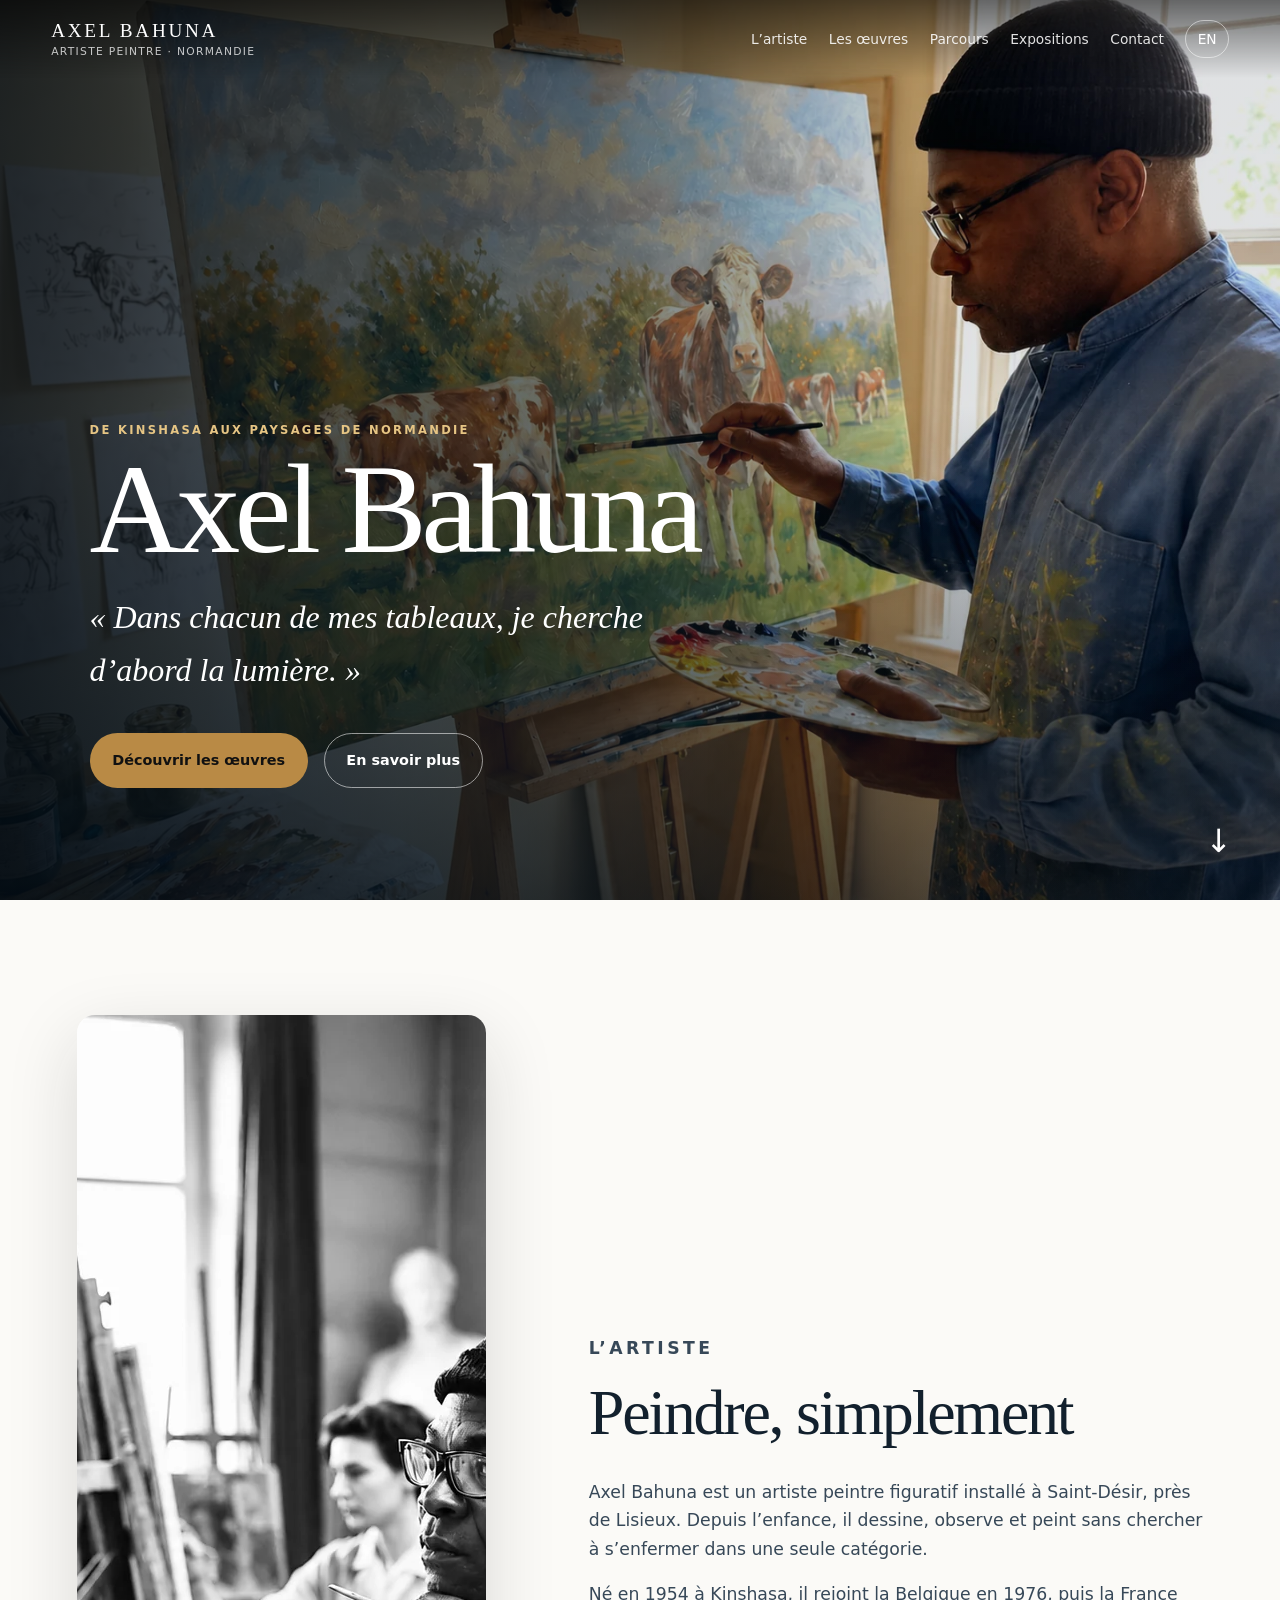
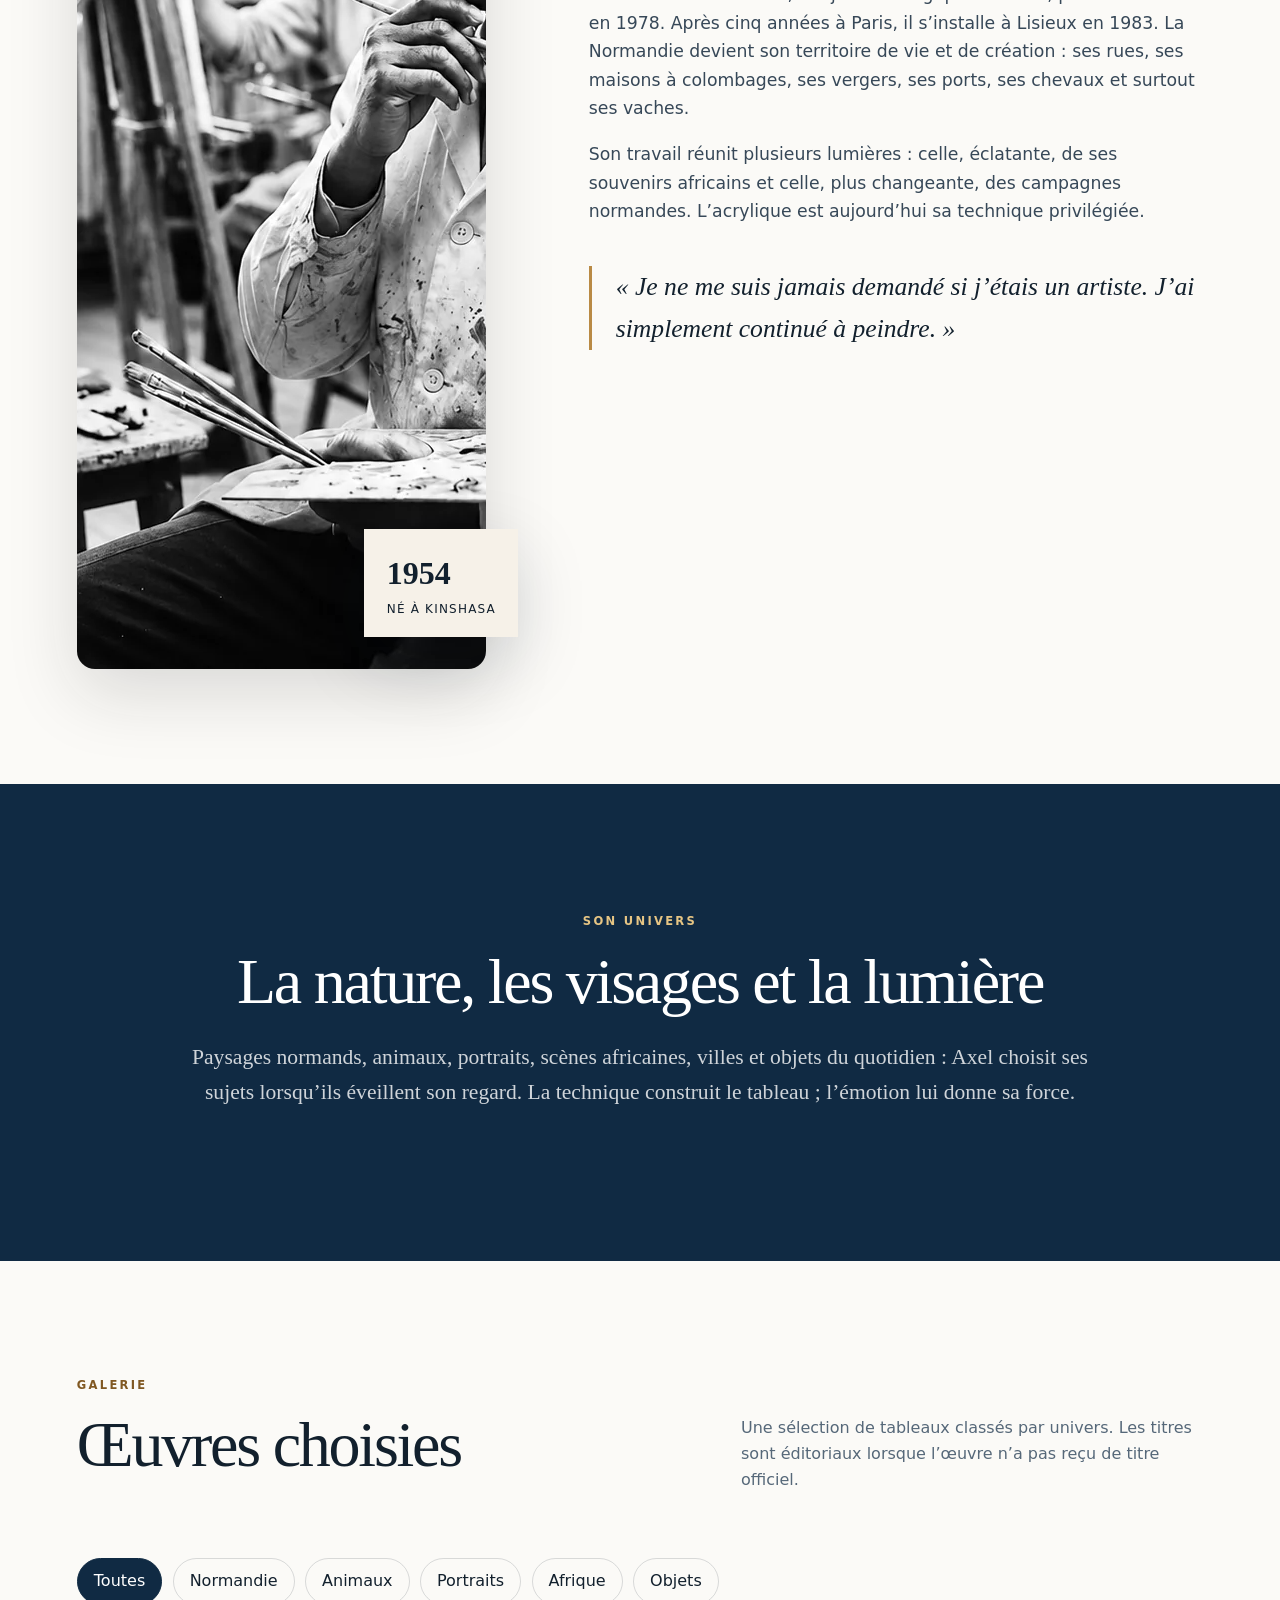
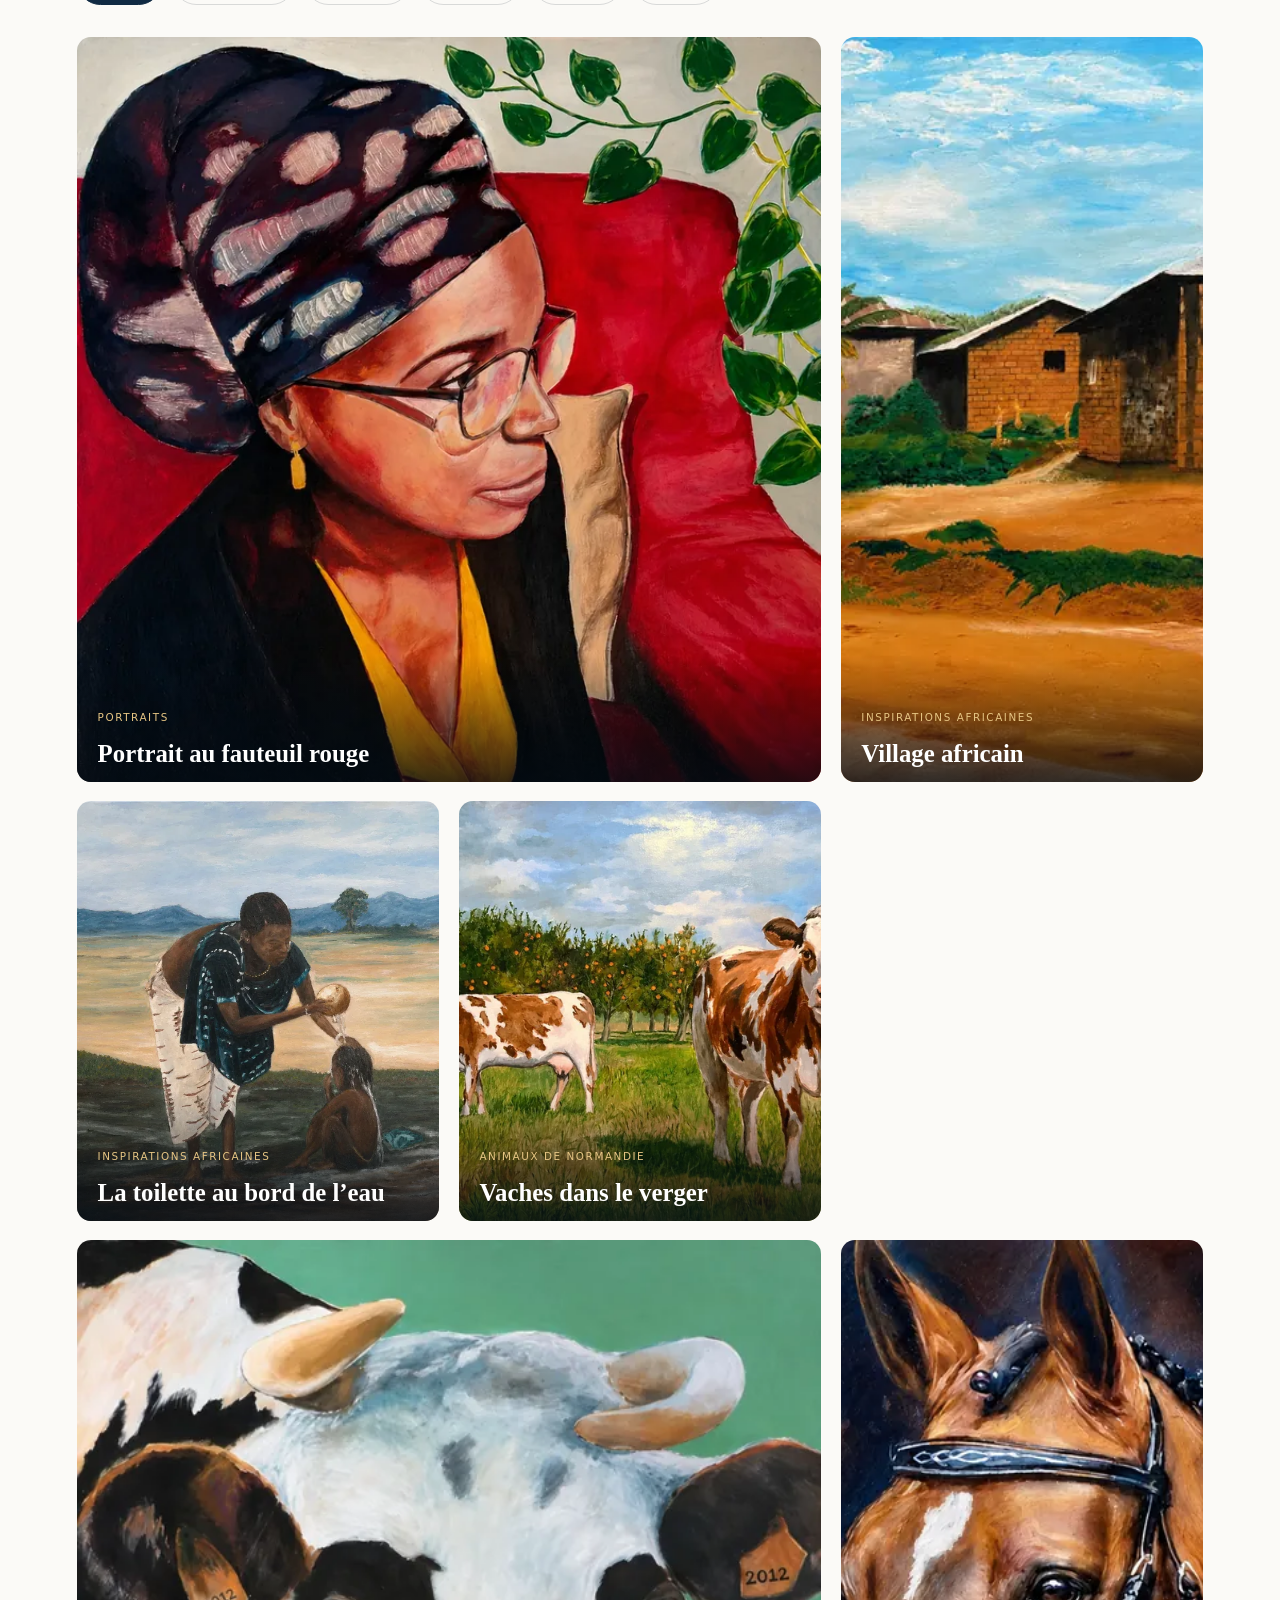
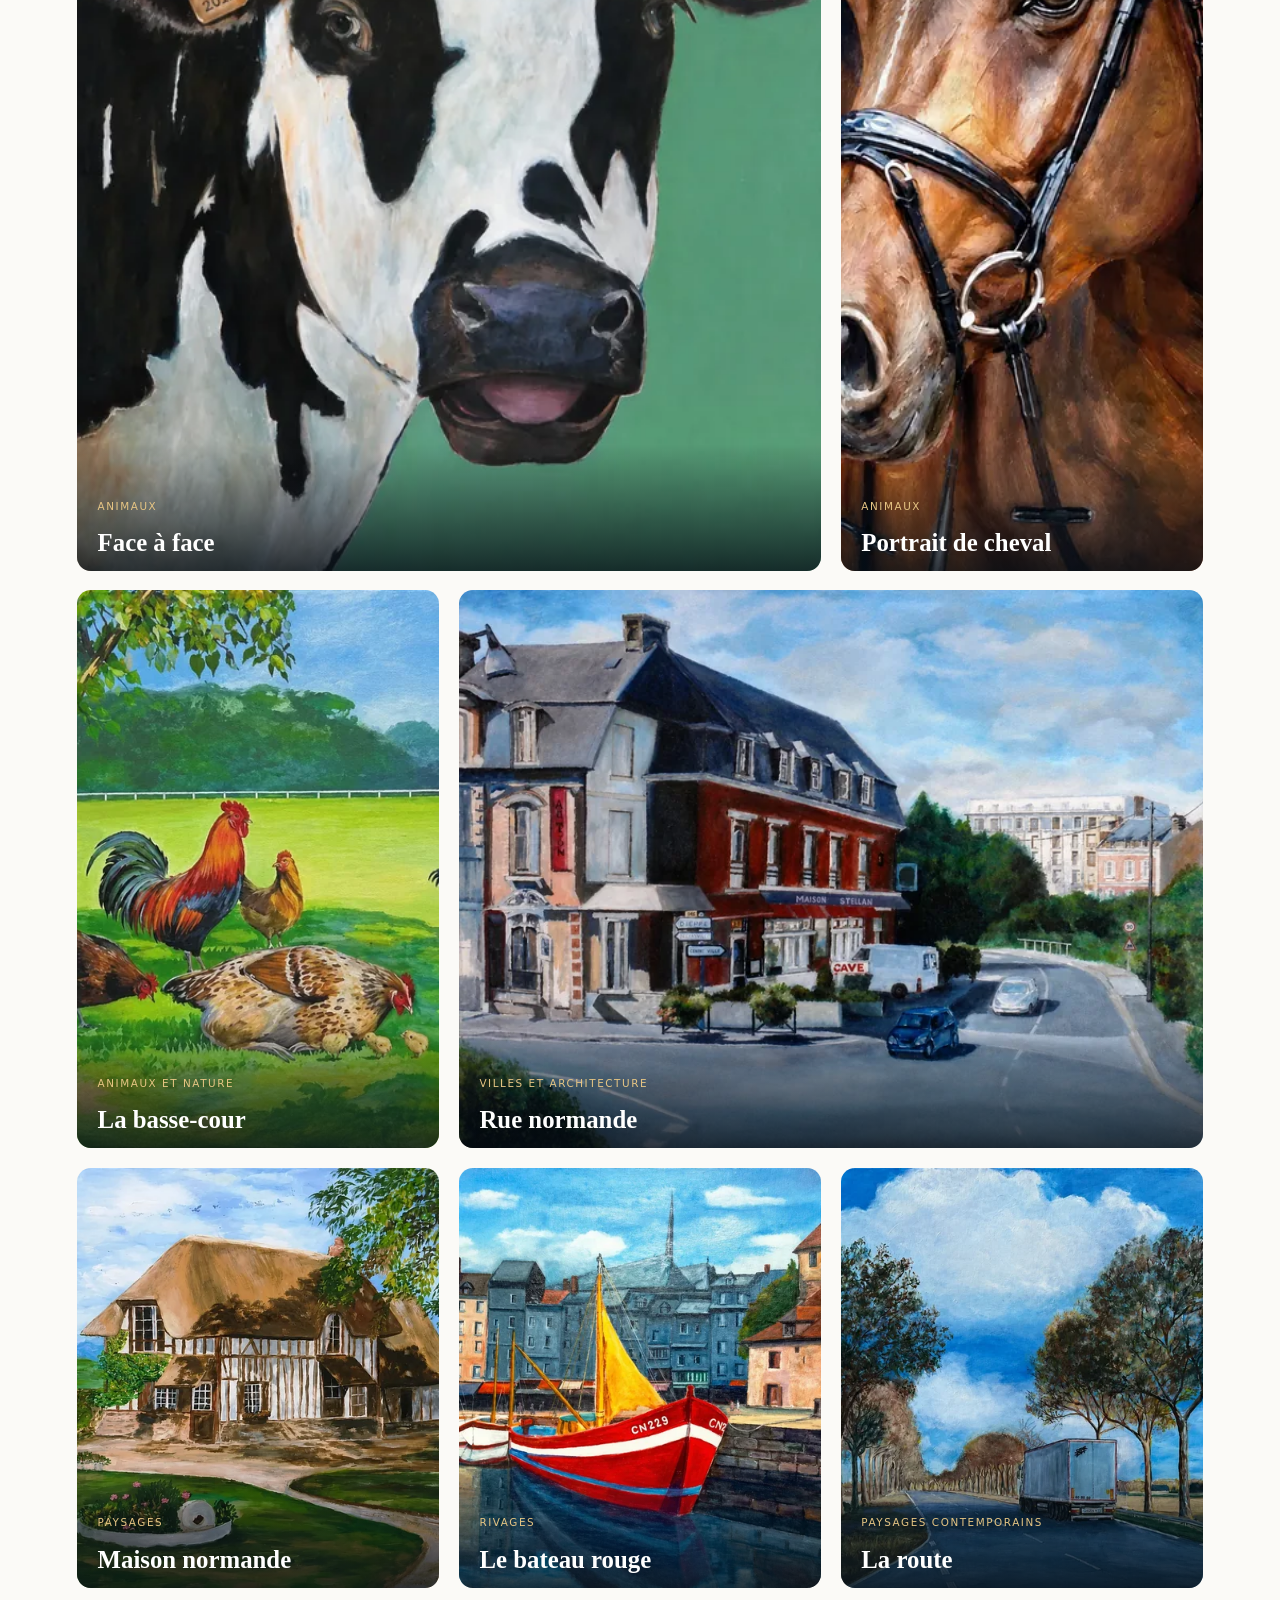
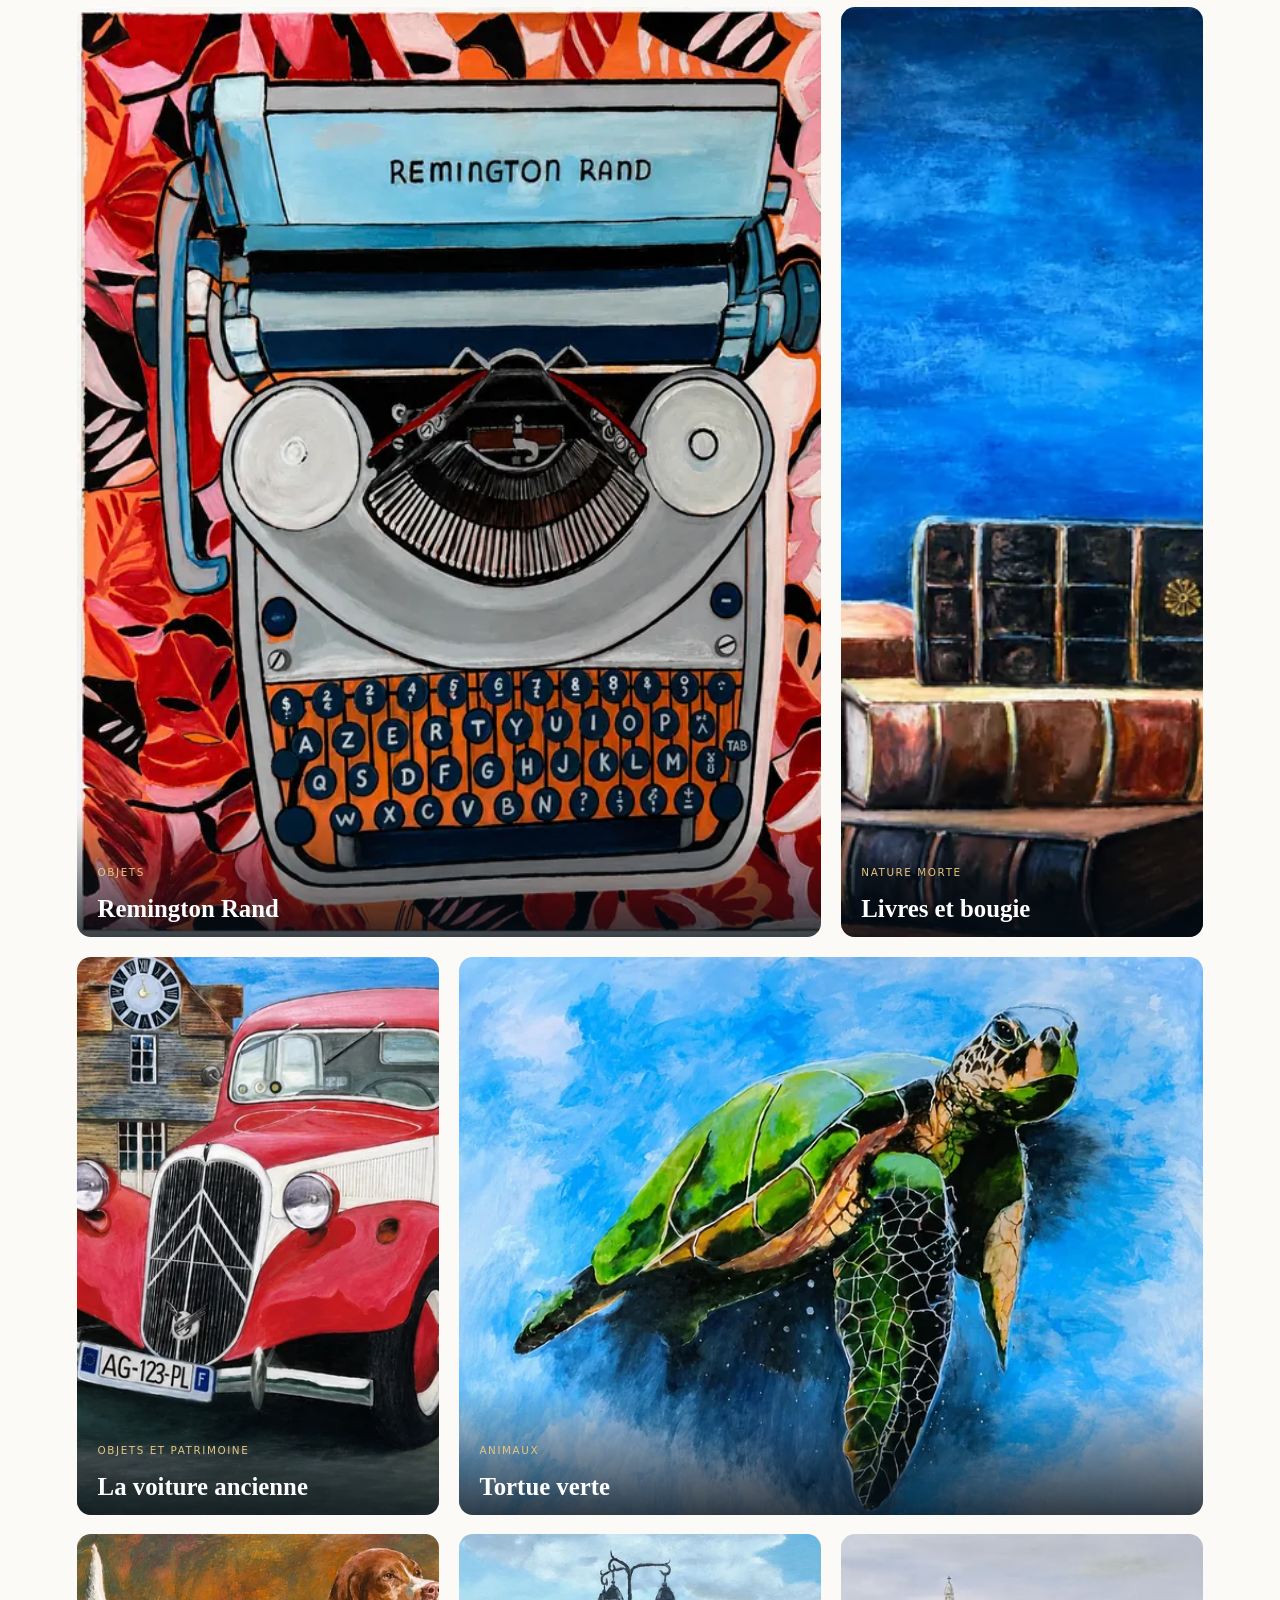
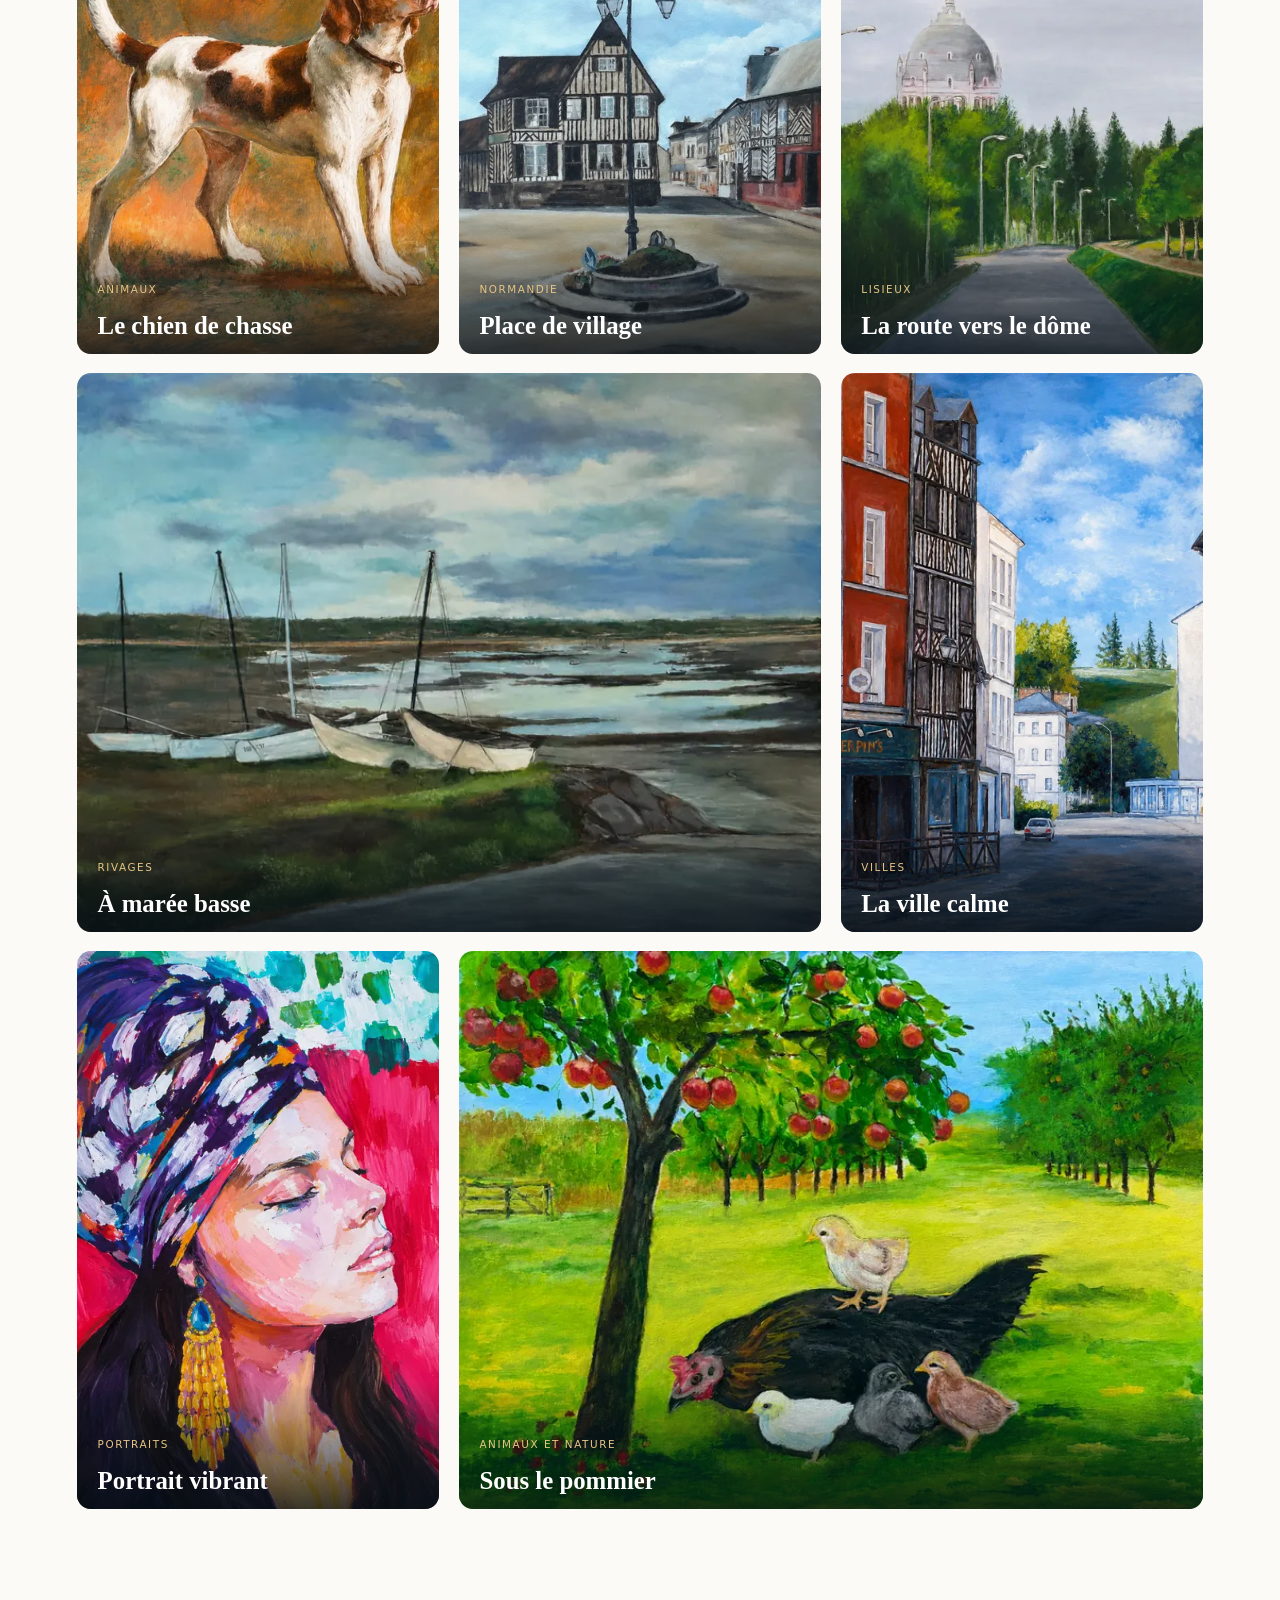
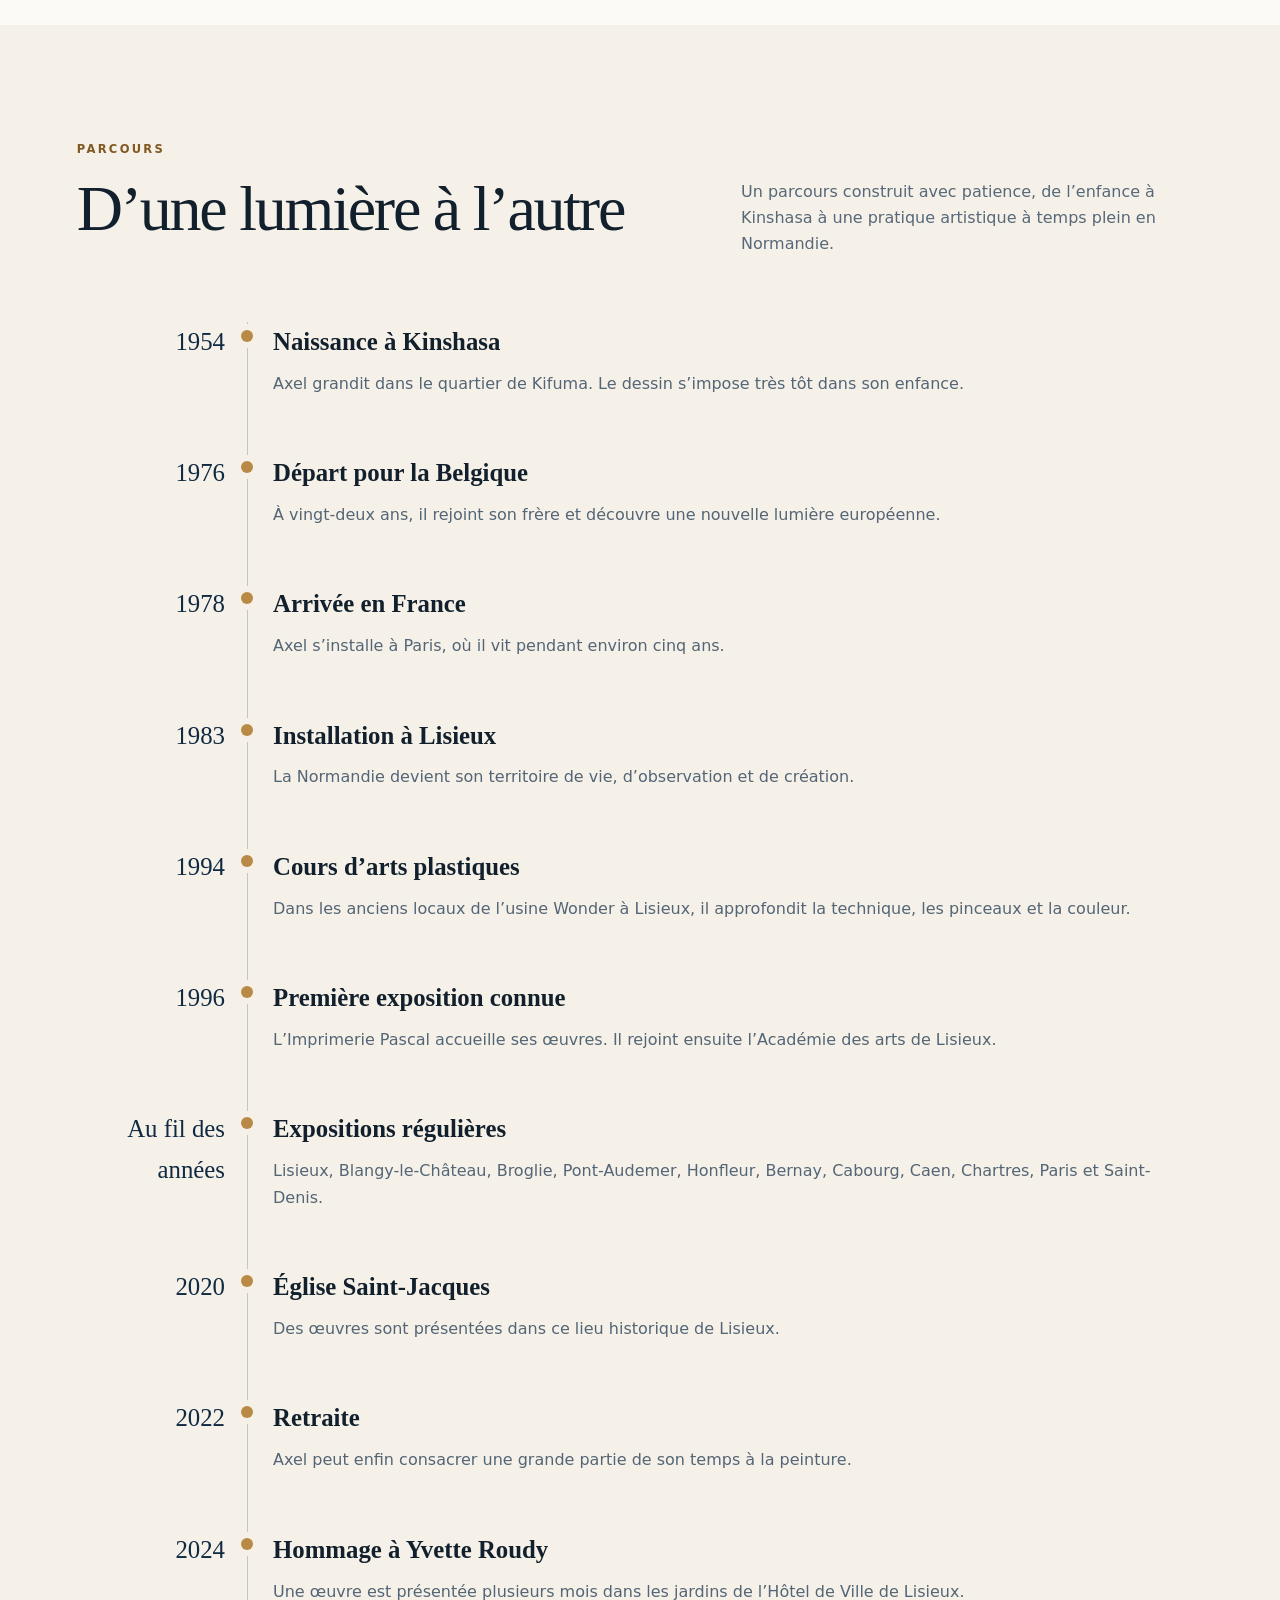
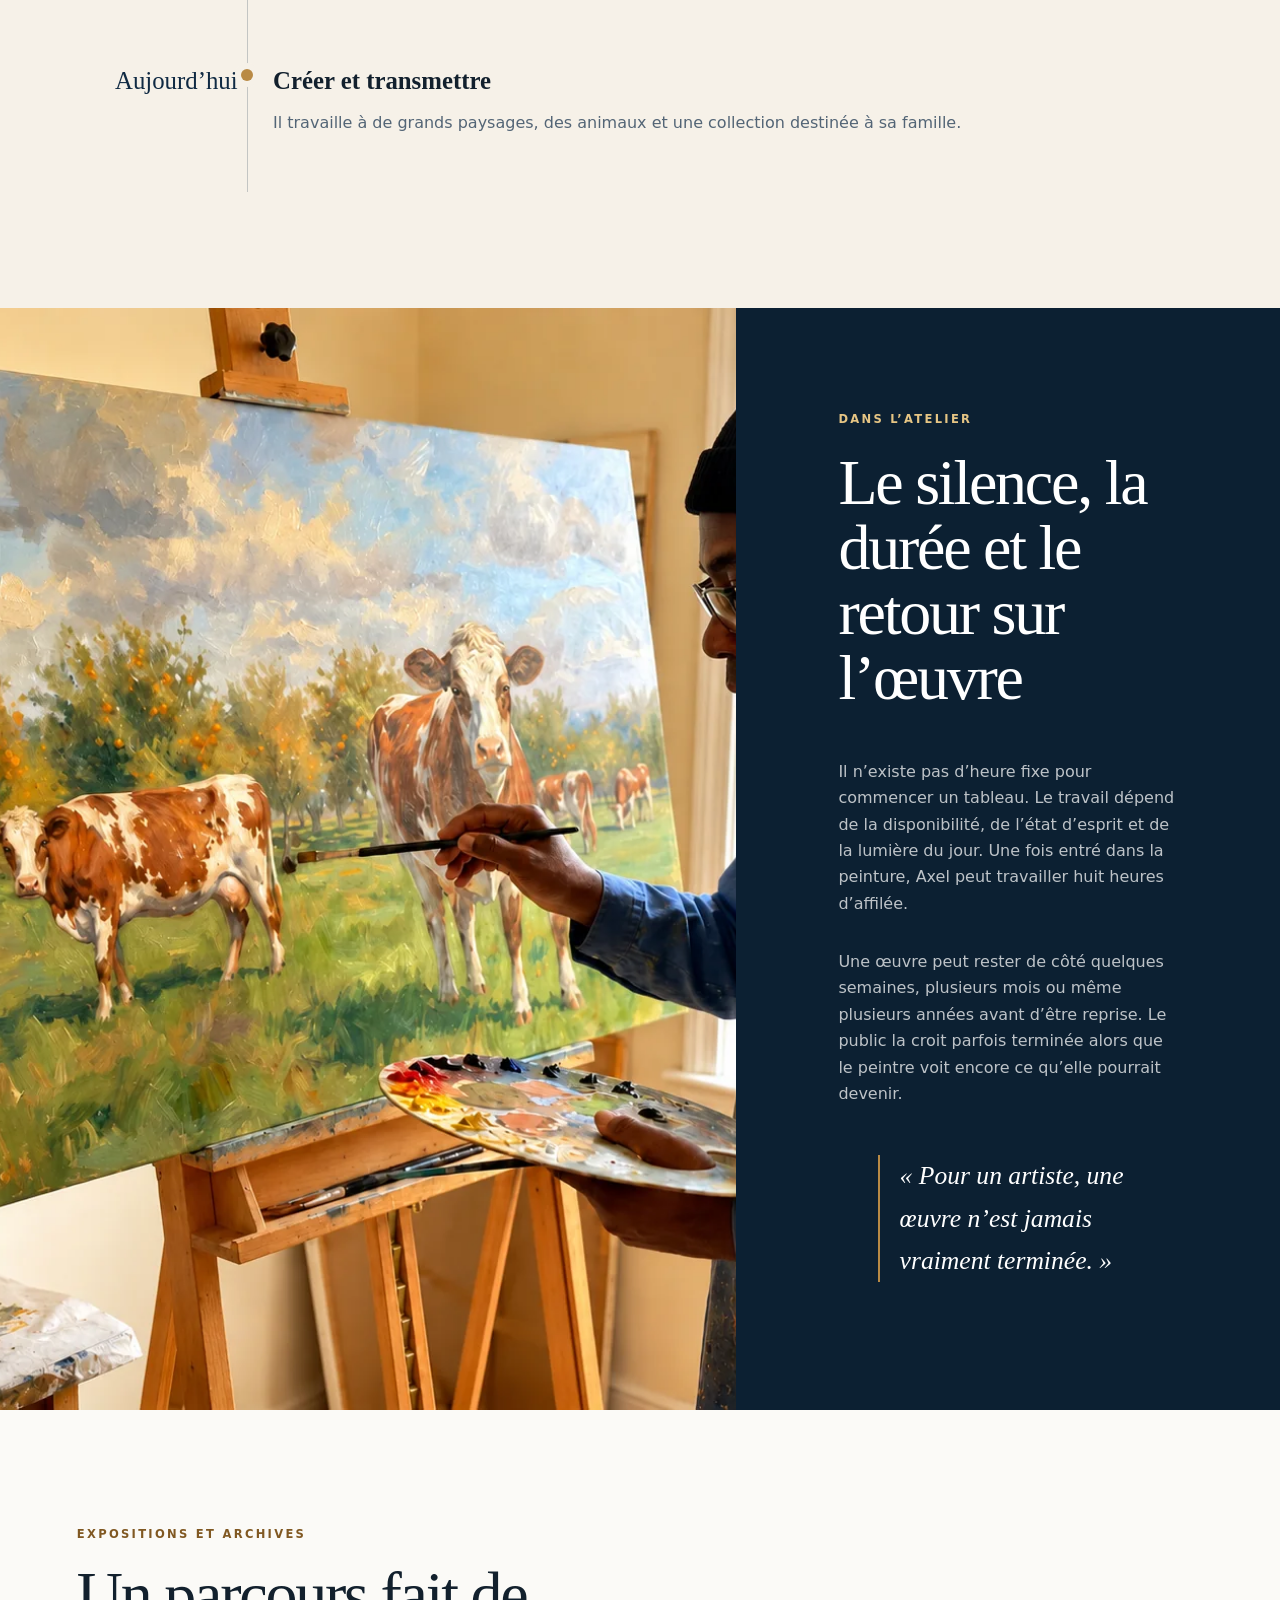
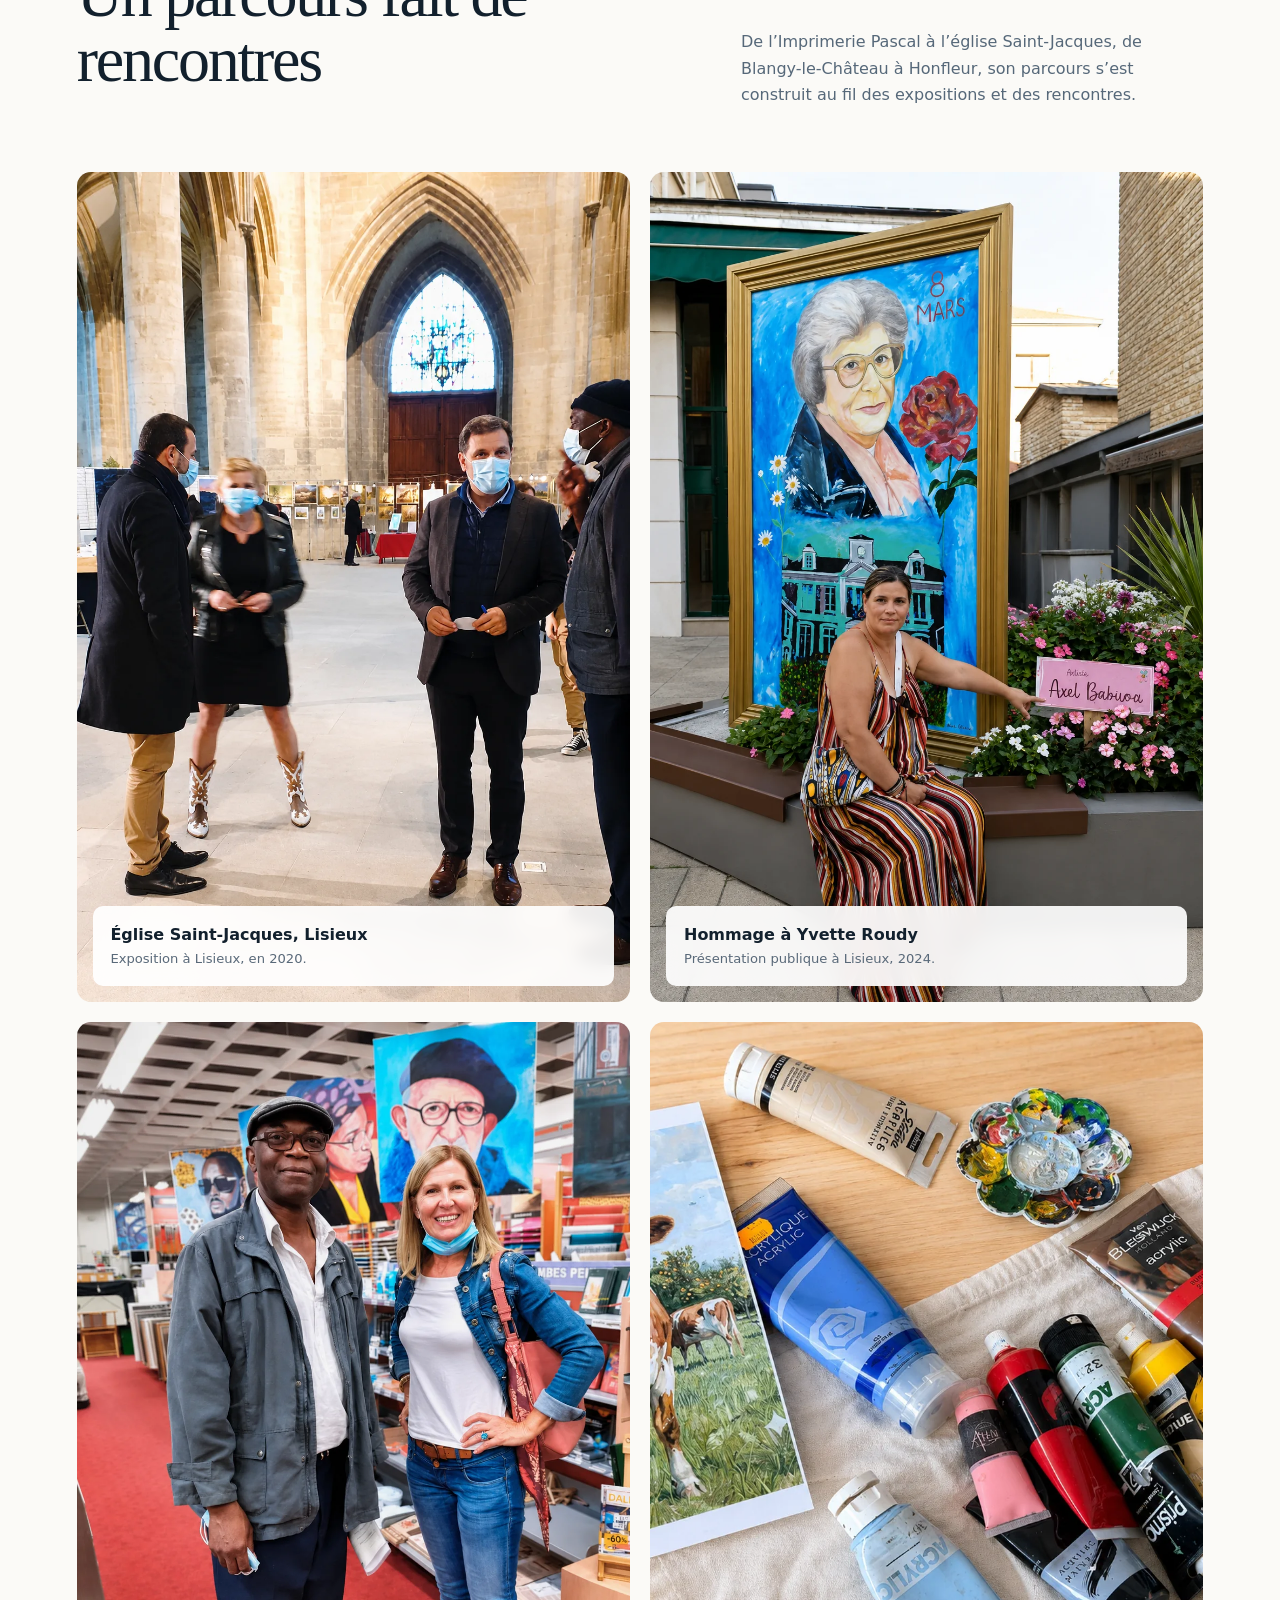
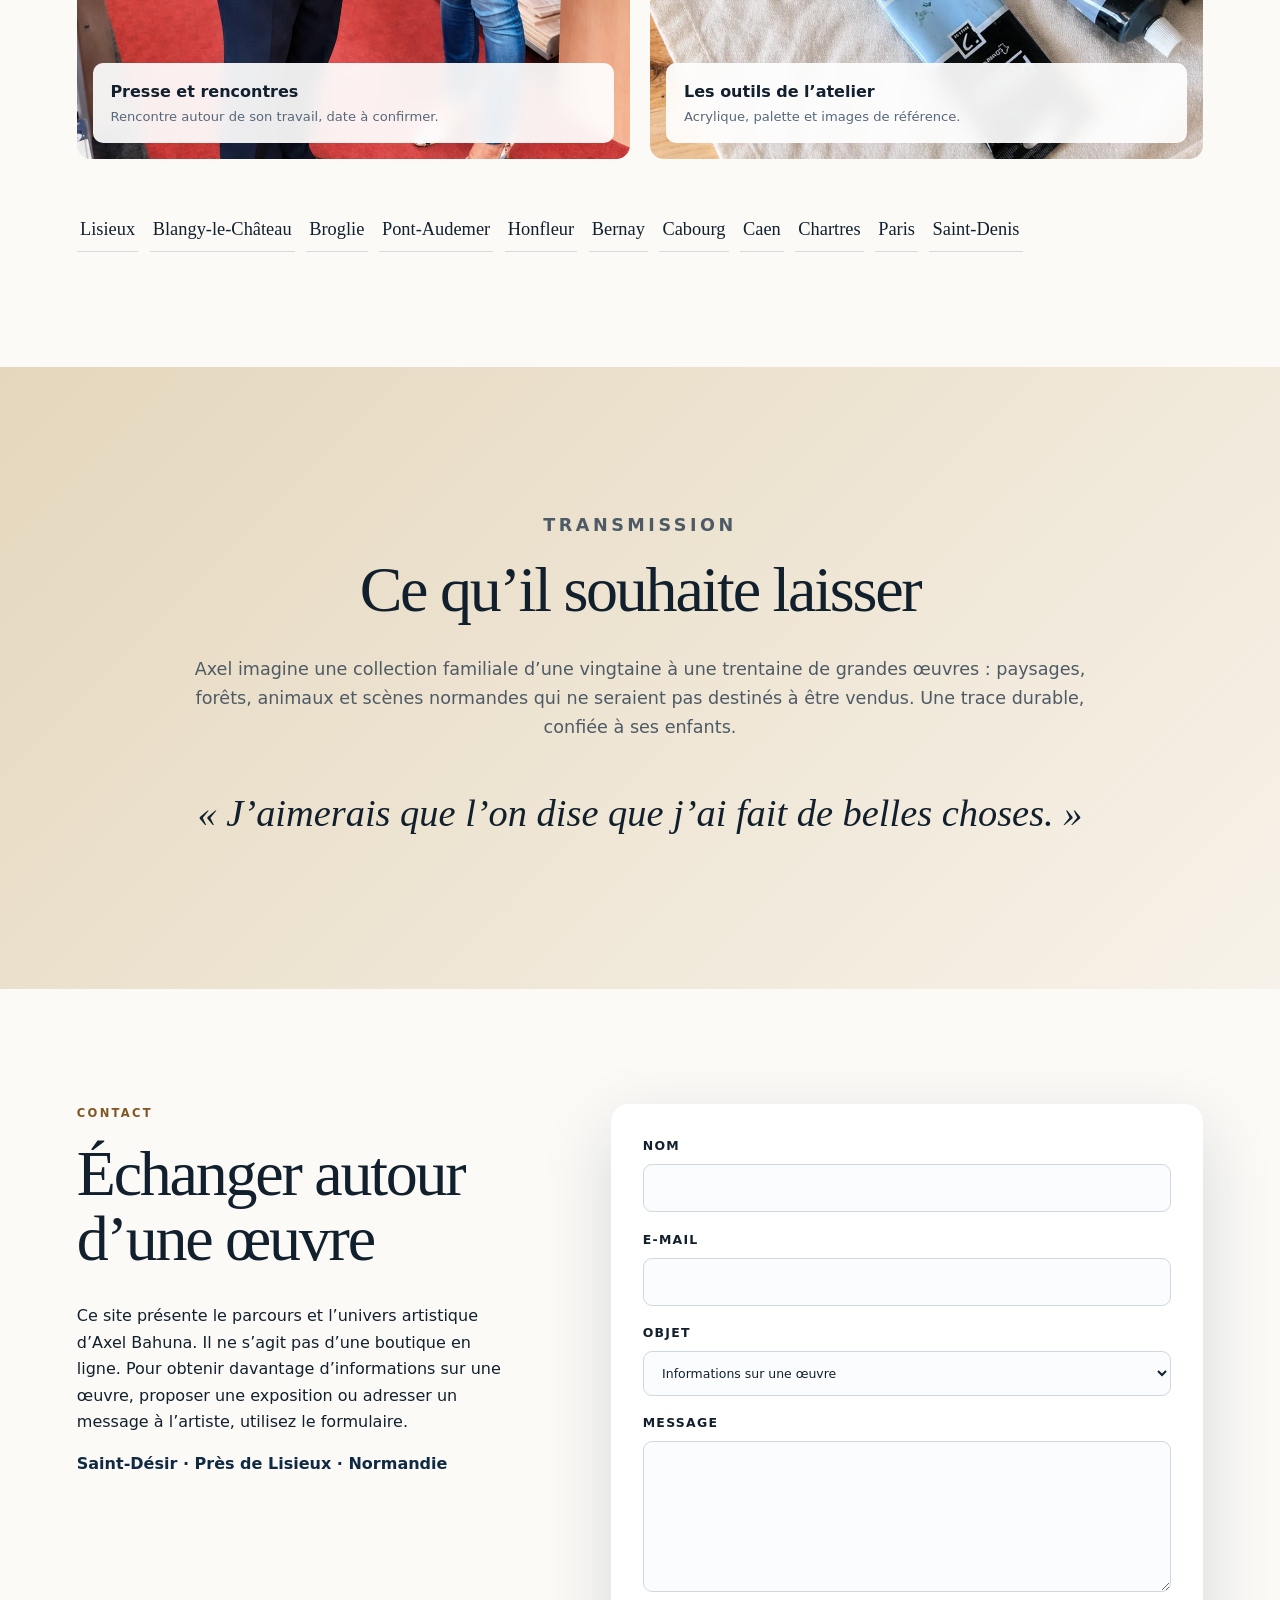
<file: index.html>
<!doctype html>
<html lang="fr">
<head>
  <meta charset="utf-8" />
  <meta name="viewport" content="width=device-width, initial-scale=1" />
  <title>Axel Bahuna — Artiste peintre en Normandie</title>
  <meta name="description" content="Découvrez le parcours et les œuvres d’Axel Bahuna, artiste peintre installé près de Lisieux : paysages normands, animaux, portraits et inspirations africaines." />
  <meta name="theme-color" content="#102a43" />
  <meta property="og:title" content="Axel Bahuna — Artiste peintre" />
  <meta property="og:description" content="De Kinshasa aux paysages de Normandie : parcours, œuvres et expositions d’Axel Bahuna." />
  <meta property="og:type" content="website" />
  <meta property="og:url" content="https://axel-bahuna.fr/" />
  <meta property="og:locale" content="fr_FR" />
  <meta property="og:image" content="https://axel-bahuna.fr/assets/images/archive/axel-atelier.webp" />
  <meta property="og:image:alt" content="Axel Bahuna peignant un paysage de vaches normandes dans son atelier" />
  <link rel="canonical" href="https://axel-bahuna.fr/" />
  <link rel="icon" href="assets/favicon.svg" type="image/svg+xml" />
  <link rel="stylesheet" href="styles.css" />
  <script type="application/ld+json">
  {
    "@context": "https://schema.org",
    "@type": "Person",
    "name": "Axel Bahuna",
    "birthDate": "1954",
    "jobTitle": "Artiste peintre",
    "homeLocation": {"@type":"Place","name":"Saint-Désir, Normandie, France"},
    "url": "https://axel-bahuna.fr/",
    "description": "Artiste peintre figuratif passionné par les paysages normands, la nature, les animaux et les portraits."
  }
  </script>
</head>
<body id="top">
  <a class="skip-link" href="#main" data-i18n="skipLink">Aller au contenu</a>
  <header class="site-header">
    <a class="brand" href="#top" aria-label="Retour en haut" data-i18n-aria-label="backTop">
      <span class="brand-name">AXEL BAHUNA</span>
      <span class="brand-subtitle" data-i18n="brandSubtitle">Artiste peintre · Normandie</span>
    </a>
    <button class="menu-toggle" type="button" aria-expanded="false" aria-controls="main-nav" data-i18n="menu">Menu</button>
    <nav id="main-nav" class="main-nav" aria-label="Navigation principale" data-i18n-aria-label="mainNavLabel">
      <a href="#artiste" data-i18n="navArtist">L’artiste</a>
      <a href="#oeuvres" data-i18n="navWorks">Les œuvres</a>
      <a href="#parcours" data-i18n="navJourney">Parcours</a>
      <a href="#expositions" data-i18n="navExhibitions">Expositions</a>
      <a href="#contact" data-i18n="navContact">Contact</a>
      <button class="lang-toggle" type="button" aria-label="Afficher le site en anglais">EN</button>
    </nav>
  </header>

  <main id="main" tabindex="-1">
    <section class="hero" aria-labelledby="hero-title">
      <img class="hero-image" src="assets/images/archive/axel-atelier.webp" width="1448" height="1086" alt="Axel Bahuna peignant un paysage de vaches normandes dans son atelier" data-i18n-alt="heroImageAlt" fetchpriority="high" />
      <div class="hero-overlay"></div>
      <div class="hero-content">
        <p class="eyebrow" data-i18n="heroEyebrow">De Kinshasa aux paysages de Normandie</p>
        <h1 id="hero-title">Axel Bahuna</h1>
        <blockquote data-i18n="heroQuote">« Dans chacun de mes tableaux, je cherche d’abord la lumière. »</blockquote>
        <div class="hero-actions">
          <a class="button button-primary" href="#oeuvres" data-i18n="discoverWorks">Découvrir les œuvres</a>
          <a class="button button-ghost" href="#artiste" data-i18n="discoverStory">En savoir plus</a>
        </div>
      </div>
      <a class="scroll-cue" href="#artiste" aria-label="Faire défiler" data-i18n-aria-label="scrollLabel">↓</a>
    </section>

    <section class="intro section" id="artiste">
      <div class="section-grid intro-grid">
        <div class="portrait-stack reveal">
          <img class="portrait-main" src="assets/images/archive/axel-contemplation.webp" width="1254" height="1254" alt="Portrait artistique en noir et blanc d’Axel Bahuna dans un atelier" data-i18n-alt="portraitImageAlt" loading="lazy" decoding="async" />
          <div class="portrait-note">
            <strong>1954</strong>
            <span data-i18n="bornKinshasa">Né à Kinshasa</span>
          </div>
        </div>
        <div class="prose reveal">
          <p class="eyebrow" data-i18n="artistEyebrow">L’artiste</p>
          <h2 data-i18n="artistTitle">Peindre, simplement</h2>
          <p data-i18n="artistP1">Axel Bahuna est un artiste peintre figuratif installé à Saint-Désir, près de Lisieux. Depuis l’enfance, il dessine, observe et peint sans chercher à s’enfermer dans une seule catégorie.</p>
          <p data-i18n="artistP2">Né en 1954 à Kinshasa, il rejoint la Belgique en 1976, puis la France en 1978. Après cinq années à Paris, il s’installe à Lisieux en 1983. La Normandie devient son territoire de vie et de création : ses rues, ses maisons à colombages, ses vergers, ses ports, ses chevaux et surtout ses vaches.</p>
          <p data-i18n="artistP3">Son travail réunit plusieurs lumières : celle, éclatante, de ses souvenirs africains et celle, plus changeante, des campagnes normandes. L’acrylique est aujourd’hui sa technique privilégiée.</p>
          <blockquote class="pullquote" data-i18n="artistQuote">« Je ne me suis jamais demandé si j’étais un artiste. J’ai simplement continué à peindre. »</blockquote>
        </div>
      </div>
    </section>

    <section class="manifesto">
      <div class="manifesto-inner reveal">
        <p class="eyebrow" data-i18n="universeEyebrow">Son univers</p>
        <h2 data-i18n="universeTitle">La nature, les visages et la lumière</h2>
        <p data-i18n="universeText">Paysages normands, animaux, portraits, scènes africaines, villes et objets du quotidien : Axel choisit ses sujets lorsqu’ils éveillent son regard. La technique construit le tableau ; l’émotion lui donne sa force.</p>
      </div>
    </section>

    <section class="section works-section" id="oeuvres">
      <div class="section-heading reveal">
        <div>
          <p class="eyebrow" data-i18n="worksEyebrow">Galerie</p>
          <h2 data-i18n="worksTitle">Œuvres choisies</h2>
        </div>
        <p data-i18n="worksIntro">Une sélection de tableaux classés par univers. Les titres sont éditoriaux lorsque l’œuvre n’a pas reçu de titre officiel.</p>
      </div>
      <div class="filters" role="group" aria-label="Filtrer les œuvres" data-i18n-aria-label="filtersLabel">
        <button class="filter active" type="button" data-filter="all" data-i18n="filterAll" aria-pressed="true">Toutes</button>
        <button class="filter" type="button" data-filter="normandie" data-i18n="filterNormandy" aria-pressed="false">Normandie</button>
        <button class="filter" type="button" data-filter="animaux" data-i18n="filterAnimals" aria-pressed="false">Animaux</button>
        <button class="filter" type="button" data-filter="portraits" data-i18n="filterPortraits" aria-pressed="false">Portraits</button>
        <button class="filter" type="button" data-filter="afrique" data-i18n="filterAfrica" aria-pressed="false">Afrique</button>
        <button class="filter" type="button" data-filter="objets" data-i18n="filterObjects" aria-pressed="false">Objets</button>
      </div>
      <div class="gallery" id="gallery">
        <article class="art-card reveal" data-category="portraits">
          <img src="assets/images/artworks/portrait-fauteuil-rouge-thumb.webp" width="700" height="700" alt="Un portrait de profil installé dans un fauteuil rouge, entouré de feuillage" loading="lazy" decoding="async" />
          <div class="art-overlay"><small>Portraits</small><h3>Portrait au fauteuil rouge</h3></div>
          <a class="art-card-trigger" href="assets/images/artworks/portrait-fauteuil-rouge.webp" aria-haspopup="dialog" aria-label="Voir l’œuvre : Portrait au fauteuil rouge"></a>
        </article>
        <article class="art-card reveal" data-category="afrique">
          <img src="assets/images/artworks/village-africain-thumb.webp" width="700" height="525" alt="Une scène de village aux tons de terre animée par plusieurs silhouettes" loading="lazy" decoding="async" />
          <div class="art-overlay"><small>Inspirations africaines</small><h3>Village africain</h3></div>
          <a class="art-card-trigger" href="assets/images/artworks/village-africain.webp" aria-haspopup="dialog" aria-label="Voir l’œuvre : Village africain"></a>
        </article>
        <article class="art-card reveal" data-category="afrique">
          <img src="assets/images/artworks/toilette-au-bord-de-eau-thumb.webp" width="700" height="700" alt="Une scène quotidienne au bord de l’eau entre un adulte et un enfant" loading="lazy" decoding="async" />
          <div class="art-overlay"><small>Inspirations africaines</small><h3>La toilette au bord de l’eau</h3></div>
          <a class="art-card-trigger" href="assets/images/artworks/toilette-au-bord-de-eau.webp" aria-haspopup="dialog" aria-label="Voir l’œuvre : La toilette au bord de l’eau"></a>
        </article>
        <article class="art-card reveal" data-category="animaux">
          <img src="assets/images/artworks/vaches-dans-le-verger-thumb.webp" width="700" height="525" alt="Des vaches normandes dans un verger planté de pommiers" loading="lazy" decoding="async" />
          <div class="art-overlay"><small>Animaux de Normandie</small><h3>Vaches dans le verger</h3></div>
          <a class="art-card-trigger" href="assets/images/artworks/vaches-dans-le-verger.webp" aria-haspopup="dialog" aria-label="Voir l’œuvre : Vaches dans le verger"></a>
        </article>
        <article class="art-card reveal" data-category="animaux">
          <img src="assets/images/artworks/portrait-vache-holstein-thumb.webp" width="560" height="700" alt="Le portrait rapproché d’une vache Holstein sur fond vert" loading="lazy" decoding="async" />
          <div class="art-overlay"><small>Animaux</small><h3>Face à face</h3></div>
          <a class="art-card-trigger" href="assets/images/artworks/portrait-vache-holstein.webp" aria-haspopup="dialog" aria-label="Voir l’œuvre : Face à face"></a>
        </article>
        <article class="art-card reveal" data-category="animaux">
          <img src="assets/images/artworks/portrait-cheval-thumb.webp" width="700" height="700" alt="La tête harnachée d’un cheval peinte avec précision" loading="lazy" decoding="async" />
          <div class="art-overlay"><small>Animaux</small><h3>Portrait de cheval</h3></div>
          <a class="art-card-trigger" href="assets/images/artworks/portrait-cheval.webp" aria-haspopup="dialog" aria-label="Voir l’œuvre : Portrait de cheval"></a>
        </article>
        <article class="art-card reveal" data-category="animaux">
          <img src="assets/images/artworks/basse-cour-thumb.webp" width="700" height="525" alt="Des poules dispersées dans une étendue verte" loading="lazy" decoding="async" />
          <div class="art-overlay"><small>Animaux et nature</small><h3>La basse-cour</h3></div>
          <a class="art-card-trigger" href="assets/images/artworks/basse-cour.webp" aria-haspopup="dialog" aria-label="Voir l’œuvre : La basse-cour"></a>
        </article>
        <article class="art-card reveal" data-category="normandie">
          <img src="assets/images/artworks/rue-normande-thumb.webp" width="700" height="525" alt="Une rue bordée de façades à colombages et de véhicules" loading="lazy" decoding="async" />
          <div class="art-overlay"><small>Villes et architecture</small><h3>Rue normande</h3></div>
          <a class="art-card-trigger" href="assets/images/artworks/rue-normande.webp" aria-haspopup="dialog" aria-label="Voir l’œuvre : Rue normande"></a>
        </article>
        <article class="art-card reveal" data-category="normandie">
          <img src="assets/images/artworks/maison-normande-thumb.webp" width="700" height="525" alt="Une maison normande au centre d’un jardin arboré" loading="lazy" decoding="async" />
          <div class="art-overlay"><small>Paysages</small><h3>Maison normande</h3></div>
          <a class="art-card-trigger" href="assets/images/artworks/maison-normande.webp" aria-haspopup="dialog" aria-label="Voir l’œuvre : Maison normande"></a>
        </article>
        <article class="art-card reveal" data-category="normandie">
          <img src="assets/images/artworks/bateau-rouge-thumb.webp" width="700" height="525" alt="Un bateau à coque rouge et voile jaune sur l’eau" loading="lazy" decoding="async" />
          <div class="art-overlay"><small>Rivages</small><h3>Le bateau rouge</h3></div>
          <a class="art-card-trigger" href="assets/images/artworks/bateau-rouge.webp" aria-haspopup="dialog" aria-label="Voir l’œuvre : Le bateau rouge"></a>
        </article>
        <article class="art-card reveal" data-category="normandie">
          <img src="assets/images/artworks/route-thumb.webp" width="700" height="525" alt="Un camion avance sur une route bordée d’arbres sous un ciel ouvert" loading="lazy" decoding="async" />
          <div class="art-overlay"><small>Paysages contemporains</small><h3>La route</h3></div>
          <a class="art-card-trigger" href="assets/images/artworks/route.webp" aria-haspopup="dialog" aria-label="Voir l’œuvre : La route"></a>
        </article>
        <article class="art-card reveal" data-category="objets">
          <img src="assets/images/artworks/remington-rand-thumb.webp" width="560" height="700" alt="Une machine à écrire Remington Rand peinte dans une composition colorée" loading="lazy" decoding="async" />
          <div class="art-overlay"><small>Objets</small><h3>Remington Rand</h3></div>
          <a class="art-card-trigger" href="assets/images/artworks/remington-rand.webp" aria-haspopup="dialog" aria-label="Voir l’œuvre : Remington Rand"></a>
        </article>
        <article class="art-card reveal" data-category="objets">
          <img src="assets/images/artworks/livres-et-bougie-thumb.webp" width="700" height="525" alt="Des livres anciens éclairés par la flamme d’une bougie" loading="lazy" decoding="async" />
          <div class="art-overlay"><small>Nature morte</small><h3>Livres et bougie</h3></div>
          <a class="art-card-trigger" href="assets/images/artworks/livres-et-bougie.webp" aria-haspopup="dialog" aria-label="Voir l’œuvre : Livres et bougie"></a>
        </article>
        <article class="art-card reveal" data-category="objets">
          <img src="assets/images/artworks/voiture-ancienne-thumb.webp" width="700" height="525" alt="Une automobile ancienne devant une architecture normande" loading="lazy" decoding="async" />
          <div class="art-overlay"><small>Objets et patrimoine</small><h3>La voiture ancienne</h3></div>
          <a class="art-card-trigger" href="assets/images/artworks/voiture-ancienne.webp" aria-haspopup="dialog" aria-label="Voir l’œuvre : La voiture ancienne"></a>
        </article>
        <article class="art-card reveal" data-category="animaux">
          <img src="assets/images/artworks/tortue-verte-thumb.webp" width="700" height="525" alt="Une tortue verte se déplace dans un espace bleu" loading="lazy" decoding="async" />
          <div class="art-overlay"><small>Animaux</small><h3>Tortue verte</h3></div>
          <a class="art-card-trigger" href="assets/images/artworks/tortue-verte.webp" aria-haspopup="dialog" aria-label="Voir l’œuvre : Tortue verte"></a>
        </article>
        <article class="art-card reveal" data-category="animaux">
          <img src="assets/images/artworks/chien-de-chasse-thumb.webp" width="700" height="525" alt="Un chien de chasse se tient dans une posture attentive" loading="lazy" decoding="async" />
          <div class="art-overlay"><small>Animaux</small><h3>Le chien de chasse</h3></div>
          <a class="art-card-trigger" href="assets/images/artworks/chien-de-chasse.webp" aria-haspopup="dialog" aria-label="Voir l’œuvre : Le chien de chasse"></a>
        </article>
        <article class="art-card reveal" data-category="normandie">
          <img src="assets/images/artworks/place-de-village-thumb.webp" width="700" height="525" alt="Une place calme entourée de maisons à colombages" loading="lazy" decoding="async" />
          <div class="art-overlay"><small>Normandie</small><h3>Place de village</h3></div>
          <a class="art-card-trigger" href="assets/images/artworks/place-de-village.webp" aria-haspopup="dialog" aria-label="Voir l’œuvre : Place de village"></a>
        </article>
        <article class="art-card reveal" data-category="normandie">
          <img src="assets/images/artworks/route-vers-le-dome-thumb.webp" width="700" height="525" alt="Une route bordée d’arbres mène vers la silhouette de la basilique" loading="lazy" decoding="async" />
          <div class="art-overlay"><small>Lisieux</small><h3>La route vers le dôme</h3></div>
          <a class="art-card-trigger" href="assets/images/artworks/route-vers-le-dome.webp" aria-haspopup="dialog" aria-label="Voir l’œuvre : La route vers le dôme"></a>
        </article>
        <article class="art-card reveal" data-category="normandie">
          <img src="assets/images/artworks/estuaire-thumb.webp" width="700" height="525" alt="Des bateaux reposent à marée basse sous un ciel chargé" loading="lazy" decoding="async" />
          <div class="art-overlay"><small>Rivages</small><h3>À marée basse</h3></div>
          <a class="art-card-trigger" href="assets/images/artworks/estuaire.webp" aria-haspopup="dialog" aria-label="Voir l’œuvre : À marée basse"></a>
        </article>
        <article class="art-card reveal" data-category="normandie">
          <img src="assets/images/artworks/ville-europeenne-thumb.webp" width="560" height="700" alt="Une architecture urbaine baignée d’une lumière douce" loading="lazy" decoding="async" />
          <div class="art-overlay"><small>Villes</small><h3>La ville calme</h3></div>
          <a class="art-card-trigger" href="assets/images/artworks/ville-europeenne.webp" aria-haspopup="dialog" aria-label="Voir l’œuvre : La ville calme"></a>
        </article>
        <article class="art-card reveal" data-category="portraits">
          <img src="assets/images/artworks/portrait-vibrant-thumb.webp" width="700" height="700" alt="Un visage de profil entouré de couleurs et de motifs" loading="lazy" decoding="async" />
          <div class="art-overlay"><small>Portraits</small><h3>Portrait vibrant</h3></div>
          <a class="art-card-trigger" href="assets/images/artworks/portrait-vibrant.webp" aria-haspopup="dialog" aria-label="Voir l’œuvre : Portrait vibrant"></a>
        </article>
        <article class="art-card reveal" data-category="animaux">
          <img src="assets/images/artworks/poules-sous-pommier-thumb.webp" width="700" height="525" alt="Une poule et ses poussins sous un pommier dans un verger" loading="lazy" decoding="async" />
          <div class="art-overlay"><small>Animaux et nature</small><h3>Sous le pommier</h3></div>
          <a class="art-card-trigger" href="assets/images/artworks/poules-sous-pommier.webp" aria-haspopup="dialog" aria-label="Voir l’œuvre : Sous le pommier"></a>
        </article>
      </div>
      <p class="visually-hidden" id="gallery-status" aria-live="polite" aria-atomic="true">22 œuvres affichées</p>
    </section>

    <section class="section journey" id="parcours">
      <div class="section-heading reveal">
        <div>
          <p class="eyebrow" data-i18n="journeyEyebrow">Parcours</p>
          <h2 data-i18n="journeyTitle">D’une lumière à l’autre</h2>
        </div>
        <p data-i18n="journeyIntro">Un parcours construit avec patience, de l’enfance à Kinshasa à une pratique artistique à temps plein en Normandie.</p>
      </div>
      <div class="timeline" id="timeline">
        <div class="timeline-item reveal"><div class="timeline-year">1954</div><div class="timeline-copy"><h3>Naissance à Kinshasa</h3><p>Axel grandit dans le quartier de Kifuma. Le dessin s’impose très tôt dans son enfance.</p></div></div>
        <div class="timeline-item reveal"><div class="timeline-year">1976</div><div class="timeline-copy"><h3>Départ pour la Belgique</h3><p>À vingt-deux ans, il rejoint son frère et découvre une nouvelle lumière européenne.</p></div></div>
        <div class="timeline-item reveal"><div class="timeline-year">1978</div><div class="timeline-copy"><h3>Arrivée en France</h3><p>Axel s’installe à Paris, où il vit pendant environ cinq ans.</p></div></div>
        <div class="timeline-item reveal"><div class="timeline-year">1983</div><div class="timeline-copy"><h3>Installation à Lisieux</h3><p>La Normandie devient son territoire de vie, d’observation et de création.</p></div></div>
        <div class="timeline-item reveal"><div class="timeline-year">1994</div><div class="timeline-copy"><h3>Cours d’arts plastiques</h3><p>Dans les anciens locaux de l’usine Wonder à Lisieux, il approfondit la technique, les pinceaux et la couleur.</p></div></div>
        <div class="timeline-item reveal"><div class="timeline-year">1996</div><div class="timeline-copy"><h3>Première exposition connue</h3><p>L’Imprimerie Pascal accueille ses œuvres. Il rejoint ensuite l’Académie des arts de Lisieux.</p></div></div>
        <div class="timeline-item reveal"><div class="timeline-year">Au fil des années</div><div class="timeline-copy"><h3>Expositions régulières</h3><p>Lisieux, Blangy-le-Château, Broglie, Pont-Audemer, Honfleur, Bernay, Cabourg, Caen, Chartres, Paris et Saint-Denis.</p></div></div>
        <div class="timeline-item reveal"><div class="timeline-year">2020</div><div class="timeline-copy"><h3>Église Saint-Jacques</h3><p>Des œuvres sont présentées dans ce lieu historique de Lisieux.</p></div></div>
        <div class="timeline-item reveal"><div class="timeline-year">2022</div><div class="timeline-copy"><h3>Retraite</h3><p>Axel peut enfin consacrer une grande partie de son temps à la peinture.</p></div></div>
        <div class="timeline-item reveal"><div class="timeline-year">2024</div><div class="timeline-copy"><h3>Hommage à Yvette Roudy</h3><p>Une œuvre est présentée plusieurs mois dans les jardins de l’Hôtel de Ville de Lisieux.</p></div></div>
        <div class="timeline-item reveal"><div class="timeline-year">Aujourd’hui</div><div class="timeline-copy"><h3>Créer et transmettre</h3><p>Il travaille à de grands paysages, des animaux et une collection destinée à sa famille.</p></div></div>
      </div>
    </section>

    <section class="studio-split">
      <img src="assets/images/archive/axel-travail.webp" width="1448" height="1086" alt="Axel Bahuna en train de peindre dans son atelier" data-i18n-alt="studioImageAlt" loading="lazy" decoding="async" />
      <div class="studio-copy reveal">
        <p class="eyebrow" data-i18n="studioEyebrow">Dans l’atelier</p>
        <h2 data-i18n="studioTitle">Le silence, la durée et le retour sur l’œuvre</h2>
        <p data-i18n="studioP1">Il n’existe pas d’heure fixe pour commencer un tableau. Le travail dépend de la disponibilité, de l’état d’esprit et de la lumière du jour. Une fois entré dans la peinture, Axel peut travailler huit heures d’affilée.</p>
        <p data-i18n="studioP2">Une œuvre peut rester de côté quelques semaines, plusieurs mois ou même plusieurs années avant d’être reprise. Le public la croit parfois terminée alors que le peintre voit encore ce qu’elle pourrait devenir.</p>
        <blockquote data-i18n="studioQuote">« Pour un artiste, une œuvre n’est jamais vraiment terminée. »</blockquote>
      </div>
    </section>

    <section class="section exhibitions" id="expositions">
      <div class="section-heading reveal">
        <div>
          <p class="eyebrow" data-i18n="exhibitionsEyebrow">Expositions et archives</p>
          <h2 data-i18n="exhibitionsTitle">Un parcours fait de rencontres</h2>
        </div>
        <p data-i18n="exhibitionsIntro">De l’Imprimerie Pascal à l’église Saint-Jacques, de Blangy-le-Château à Honfleur, son parcours s’est construit au fil des expositions et des rencontres.</p>
      </div>
      <div class="archive-grid">
        <figure class="archive-card reveal">
          <img src="assets/images/archive/exposition-saint-jacques.webp" width="1024" height="1536" alt="Exposition artistique dans l’église Saint-Jacques de Lisieux" data-i18n-alt="archive1Alt" loading="lazy" decoding="async" />
          <figcaption><strong data-i18n="archive1Title">Église Saint-Jacques, Lisieux</strong><span data-i18n="archive1Text">Exposition à Lisieux, en 2020.</span></figcaption>
        </figure>
        <figure class="archive-card reveal">
          <img src="assets/images/archive/exposition-yvette-roudy.webp" width="1024" height="1536" alt="Portrait hommage à Yvette Roudy exposé à Lisieux" data-i18n-alt="archive2Alt" loading="lazy" decoding="async" />
          <figcaption><strong data-i18n="archive2Title">Hommage à Yvette Roudy</strong><span data-i18n="archive2Text">Présentation publique à Lisieux, 2024.</span></figcaption>
        </figure>
        <figure class="archive-card reveal">
          <img src="assets/images/archive/presse-2022.webp" width="1086" height="1448" alt="Axel Bahuna lors d’une rencontre avec une journaliste" data-i18n-alt="archive3Alt" loading="lazy" decoding="async" />
          <figcaption><strong data-i18n="archive3Title">Presse et rencontres</strong><span data-i18n="archive3Text">Rencontre autour de son travail, date à confirmer.</span></figcaption>
        </figure>
        <figure class="archive-card reveal">
          <img src="assets/images/archive/materiel-atelier.webp" width="1448" height="1086" alt="Palette et tubes de peinture acrylique dans l’atelier" data-i18n-alt="archive4Alt" loading="lazy" decoding="async" />
          <figcaption><strong data-i18n="archive4Title">Les outils de l’atelier</strong><span data-i18n="archive4Text">Acrylique, palette et images de référence.</span></figcaption>
        </figure>
      </div>
      <div class="exhibition-list reveal">
        <span>Lisieux</span><span>Blangy-le-Château</span><span>Broglie</span><span>Pont-Audemer</span><span>Honfleur</span><span>Bernay</span><span>Cabourg</span><span>Caen</span><span>Chartres</span><span>Paris</span><span>Saint-Denis</span>
      </div>
    </section>

    <section class="legacy">
      <div class="legacy-inner reveal">
        <p class="eyebrow" data-i18n="legacyEyebrow">Transmission</p>
        <h2 data-i18n="legacyTitle">Ce qu’il souhaite laisser</h2>
        <p data-i18n="legacyText">Axel imagine une collection familiale d’une vingtaine à une trentaine de grandes œuvres : paysages, forêts, animaux et scènes normandes qui ne seraient pas destinés à être vendus. Une trace durable, confiée à ses enfants.</p>
        <blockquote data-i18n="legacyQuote">« J’aimerais que l’on dise que j’ai fait de belles choses. »</blockquote>
      </div>
    </section>

    <section class="section contact" id="contact">
      <div class="contact-grid">
        <div class="reveal">
          <p class="eyebrow" data-i18n="contactEyebrow">Contact</p>
          <h2 data-i18n="contactTitle">Échanger autour d’une œuvre</h2>
          <p data-i18n="contactText">Ce site présente le parcours et l’univers artistique d’Axel Bahuna. Il ne s’agit pas d’une boutique en ligne. Pour obtenir davantage d’informations sur une œuvre, proposer une exposition ou adresser un message à l’artiste, utilisez le formulaire.</p>
          <p class="contact-location" data-i18n="contactLocation">Saint-Désir · Près de Lisieux · Normandie</p>
        </div>
        <form class="contact-form reveal" id="contact-form" action="mailto:baudry@majubahconsulting.com" method="post" enctype="text/plain" aria-describedby="form-note">
          <label><span data-i18n="formName">Nom</span><input type="text" name="name" required autocomplete="name" /></label>
          <label><span data-i18n="formEmail">E-mail</span><input type="email" name="email" required autocomplete="email" /></label>
          <label><span data-i18n="formSubject">Objet</span><select name="subject"><option data-i18n="subjectArtwork">Informations sur une œuvre</option><option data-i18n="subjectExhibition">Proposition d’exposition</option><option data-i18n="subjectPress">Presse ou projet culturel</option><option data-i18n="subjectOther">Autre demande</option></select></label>
          <label><span data-i18n="formMessage">Message</span><textarea name="message" rows="6" required></textarea></label>
          <button class="button button-primary" type="submit" data-i18n="formSend">Contacter l’artiste</button>
          <p class="form-note" id="form-note" data-i18n="formNote">Le formulaire ouvre votre logiciel de messagerie. Aucun message n’est stocké par le site.</p>
        </form>
      </div>
    </section>
  </main>

  <footer class="site-footer">
    <div><strong>AXEL BAHUNA</strong><span data-i18n="footerTagline">Artiste peintre · Saint-Désir, Normandie</span></div>
    <div class="footer-links"><a href="#top" data-i18n="backTop">Retour en haut</a><a href="mentions-legales.html" data-i18n="legal">Mentions légales</a></div>
    <p>© <span id="year"></span> Axel Bahuna. <span data-i18n="rights">Tous droits réservés.</span></p>
  </footer>

  <dialog class="lightbox" id="lightbox" aria-labelledby="lightbox-title" aria-describedby="lightbox-description">
    <button class="lightbox-close" type="button" aria-label="Fermer la vue détaillée" data-i18n-aria-label="lightboxClose">×</button>
    <div class="lightbox-media"><img alt="" /></div>
    <div class="lightbox-caption"><p class="lightbox-category"></p><h3 id="lightbox-title"></h3><p class="lightbox-description" id="lightbox-description"></p></div>
  </dialog>

  <script src="app.js" defer></script>
</body>
</html>
</file>
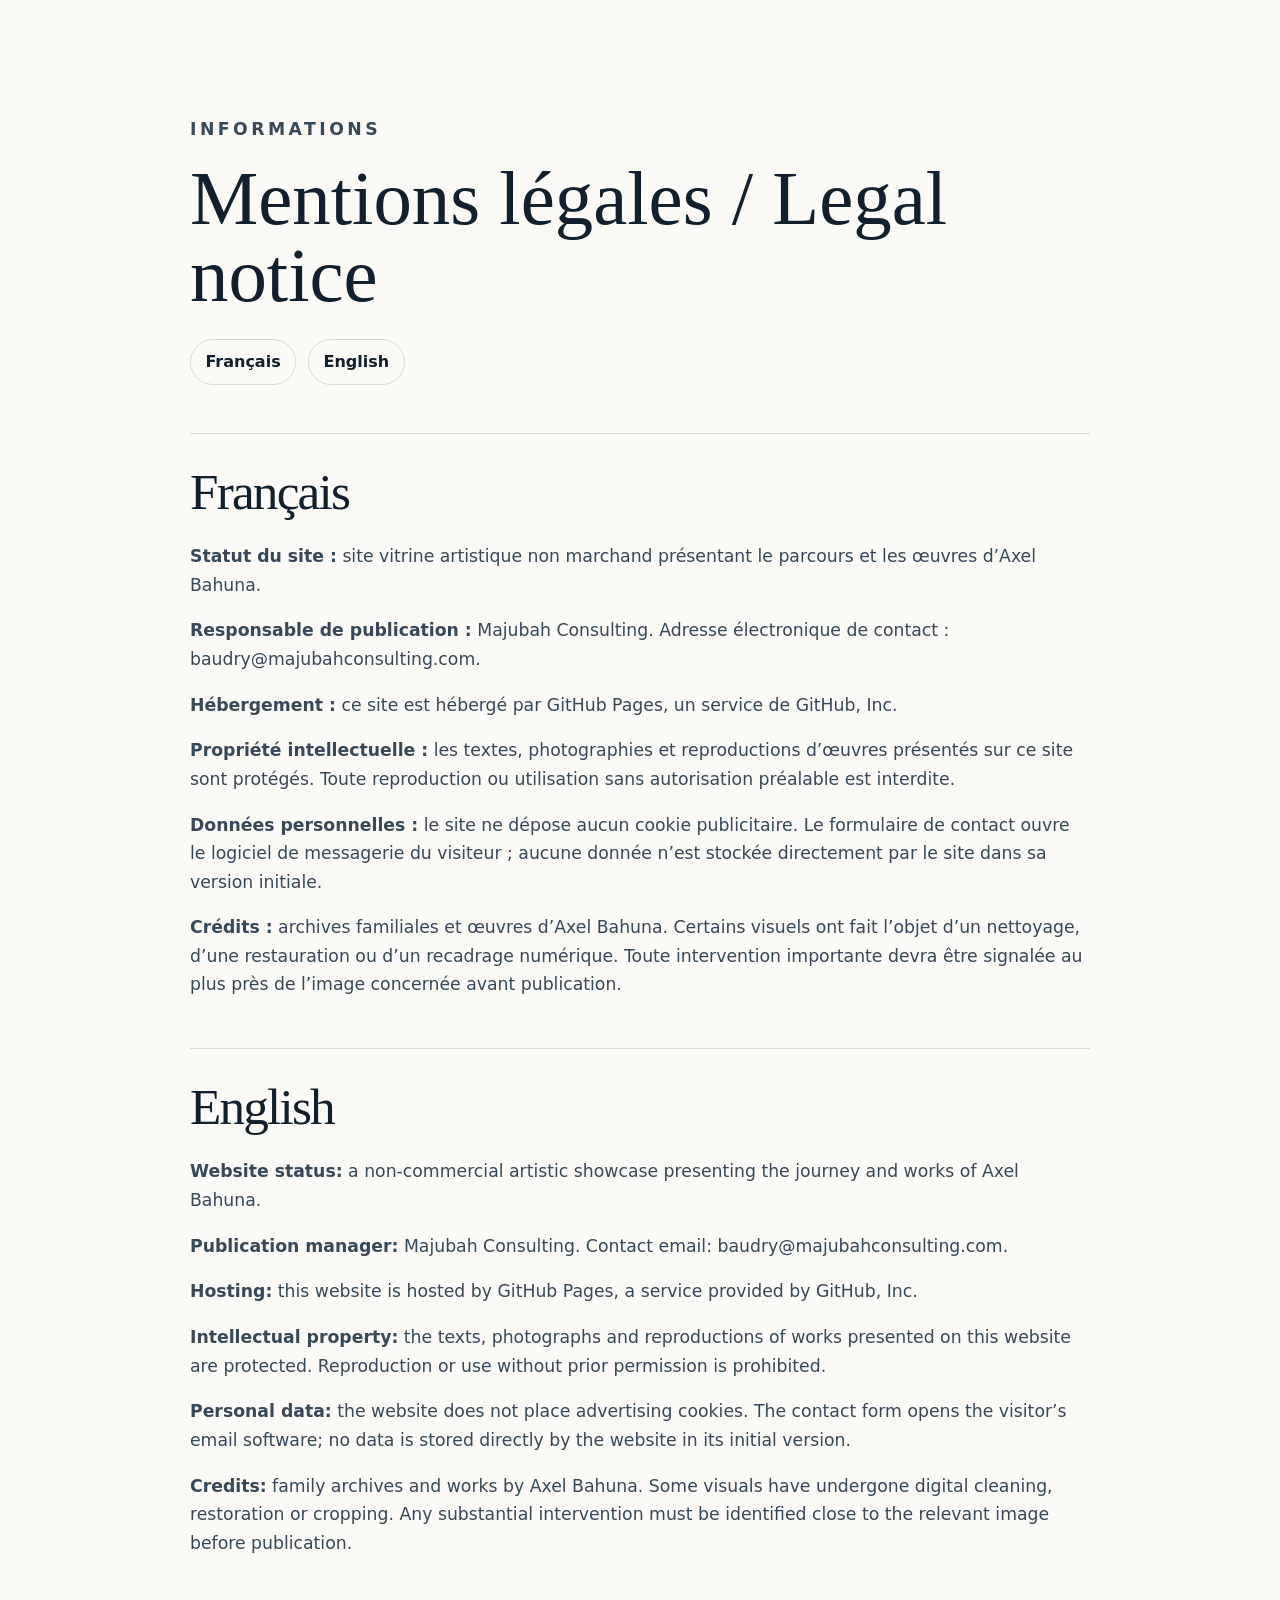
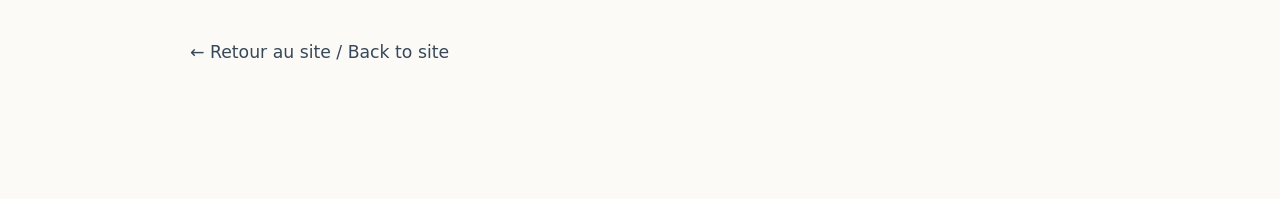
<file: mentions-legales.html>
<!doctype html>
<html lang="fr">
<head>
  <meta charset="utf-8" />
  <meta name="viewport" content="width=device-width, initial-scale=1" />
  <title>Mentions légales — Axel Bahuna</title>
  <meta name="description" content="Mentions légales du site vitrine artistique d’Axel Bahuna." />
  <meta name="theme-color" content="#102a43" />
  <link rel="canonical" href="https://axel-bahuna.fr/mentions-legales.html" />
  <link rel="icon" href="assets/favicon.svg" type="image/svg+xml" />
  <link rel="stylesheet" href="styles.css" />
</head>
<body class="legal-page">
  <a class="skip-link" href="#legal-content">Aller au contenu / Skip to content</a>
  <main class="section" id="legal-content" tabindex="-1">
    <div class="prose legal-shell">
      <p class="eyebrow">Informations</p>
      <h1>Mentions légales <span lang="en">/ Legal notice</span></h1>

      <nav class="legal-language-nav" aria-label="Choisir une langue / Choose a language">
        <a href="#fr">Français</a>
        <a href="#en" lang="en">English</a>
      </nav>

      <section class="legal-section" id="fr" aria-labelledby="fr-title">
        <h2 id="fr-title">Français</h2>
        <p><strong>Statut du site :</strong> site vitrine artistique non marchand présentant le parcours et les œuvres d’Axel Bahuna.</p>
        <p><strong>Responsable de publication :</strong> Majubah Consulting. Adresse électronique de contact : <a href="mailto:baudry@majubahconsulting.com">baudry@majubahconsulting.com</a>.</p>
        <p><strong>Hébergement :</strong> ce site est hébergé par GitHub Pages, un service de GitHub, Inc.</p>
        <p><strong>Propriété intellectuelle :</strong> les textes, photographies et reproductions d’œuvres présentés sur ce site sont protégés. Toute reproduction ou utilisation sans autorisation préalable est interdite.</p>
        <p><strong>Données personnelles :</strong> le site ne dépose aucun cookie publicitaire. Le formulaire de contact ouvre le logiciel de messagerie du visiteur ; aucune donnée n’est stockée directement par le site dans sa version initiale.</p>
        <p><strong>Crédits :</strong> archives familiales et œuvres d’Axel Bahuna. Certains visuels ont fait l’objet d’un nettoyage, d’une restauration ou d’un recadrage numérique. Toute intervention importante devra être signalée au plus près de l’image concernée avant publication.</p>
      </section>

      <section class="legal-section" id="en" lang="en" aria-labelledby="en-title">
        <h2 id="en-title">English</h2>
        <p><strong>Website status:</strong> a non-commercial artistic showcase presenting the journey and works of Axel Bahuna.</p>
        <p><strong>Publication manager:</strong> Majubah Consulting. Contact email: <a href="mailto:baudry@majubahconsulting.com">baudry@majubahconsulting.com</a>.</p>
        <p><strong>Hosting:</strong> this website is hosted by GitHub Pages, a service provided by GitHub, Inc.</p>
        <p><strong>Intellectual property:</strong> the texts, photographs and reproductions of works presented on this website are protected. Reproduction or use without prior permission is prohibited.</p>
        <p><strong>Personal data:</strong> the website does not place advertising cookies. The contact form opens the visitor’s email software; no data is stored directly by the website in its initial version.</p>
        <p><strong>Credits:</strong> family archives and works by Axel Bahuna. Some visuals have undergone digital cleaning, restoration or cropping. Any substantial intervention must be identified close to the relevant image before publication.</p>
      </section>

      <p class="legal-back"><a href="/">← Retour au site <span lang="en">/ Back to site</span></a></p>
    </div>
  </main>
</body>
</html>
</file>
<file: styles.css>
:root {
  --ink: #12202d;
  --blue: #102a43;
  --blue-soft: #244c70;
  --cream: #f6f1e8;
  --paper: #fbfaf7;
  --gold: #b98a45;
  --line: rgba(18,32,45,.15);
  --shadow: 0 24px 70px rgba(12, 29, 44, .15);
  --radius: 18px;
  --serif: Georgia, 'Times New Roman', serif;
  --sans: Inter, ui-sans-serif, system-ui, -apple-system, BlinkMacSystemFont, 'Segoe UI', sans-serif;
}
*{box-sizing:border-box} html{scroll-behavior:smooth} body{margin:0;background:var(--paper);color:var(--ink);font-family:var(--sans);line-height:1.65} img{max-width:100%;display:block} a{color:inherit;text-decoration:none} button,input,select,textarea{font:inherit}.skip-link{position:absolute;left:-9999px;top:1rem;background:#fff;padding:.75rem 1rem;z-index:999}.skip-link:focus{left:1rem}.site-header{height:78px;position:fixed;inset:0 0 auto;z-index:100;display:flex;align-items:center;justify-content:space-between;padding:0 clamp(1rem,4vw,4rem);color:#fff;transition:.3s;background:linear-gradient(to bottom,rgba(0,0,0,.55),transparent)}.site-header.scrolled{background:rgba(16,42,67,.96);backdrop-filter:blur(12px);box-shadow:0 8px 30px rgba(0,0,0,.12)}.brand{display:flex;flex-direction:column;line-height:1.1}.brand-name{font-family:var(--serif);letter-spacing:.14em;font-size:1.2rem}.brand-subtitle{font-size:.67rem;letter-spacing:.12em;text-transform:uppercase;opacity:.75;margin-top:.35rem}.main-nav{display:flex;gap:1.35rem;align-items:center;font-size:.86rem}.main-nav a{opacity:.88}.main-nav a:hover{opacity:1}.lang-toggle,.menu-toggle{border:1px solid rgba(255,255,255,.5);background:transparent;color:#fff;border-radius:999px;padding:.42rem .7rem;cursor:pointer}.menu-toggle{display:none}.hero{min-height:100svh;position:relative;display:grid;place-items:end start;overflow:hidden;background:#0d1d2b}.hero-image{position:absolute;inset:0;width:100%;height:100%;object-fit:cover;object-position:center}.hero-overlay{position:absolute;inset:0;background:linear-gradient(90deg,rgba(3,12,20,.88) 0%,rgba(7,22,34,.58) 46%,rgba(7,22,34,.12) 75%),linear-gradient(to top,rgba(3,12,20,.62),transparent 55%)}.hero-content{position:relative;z-index:2;max-width:840px;padding:10rem clamp(1.25rem,7vw,7rem) 7rem;color:#fff}.eyebrow{font-size:.72rem;letter-spacing:.2em;text-transform:uppercase;font-weight:700;color:var(--gold);margin:0 0 1.1rem}.hero h1{font-family:var(--serif);font-weight:400;font-size:clamp(4rem,10vw,9rem);line-height:.82;margin:0 0 1.8rem;letter-spacing:-.045em}.hero blockquote{font-family:var(--serif);font-size:clamp(1.25rem,2.5vw,2rem);font-style:italic;max-width:650px;margin:0 0 2.3rem}.hero-actions{display:flex;gap:1rem;flex-wrap:wrap}.button{display:inline-flex;align-items:center;justify-content:center;border-radius:999px;padding:.9rem 1.35rem;border:1px solid transparent;font-weight:650;font-size:.9rem;cursor:pointer;transition:.25s}.button-primary{background:var(--gold);color:#111}.button-primary:hover{transform:translateY(-2px);background:#cca25e}.button-ghost{border-color:rgba(255,255,255,.55);color:#fff}.button-ghost:hover{background:#fff;color:var(--blue)}.scroll-cue{position:absolute;bottom:2rem;right:3rem;color:#fff;font-size:2rem;z-index:3;animation:bob 1.8s infinite}@keyframes bob{50%{transform:translateY(8px)}}.section{padding:clamp(5rem,9vw,9rem) clamp(1.2rem,6vw,6rem)}.section-grid{max-width:1280px;margin:auto}.intro-grid{display:grid;grid-template-columns:minmax(320px,.8fr) 1.2fr;gap:clamp(3rem,8vw,8rem);align-items:center}.portrait-stack{position:relative}.portrait-main{width:100%;aspect-ratio:1/1;object-fit:cover;filter:grayscale(100%);border-radius:var(--radius);box-shadow:var(--shadow)}.portrait-note{position:absolute;right:-2rem;bottom:2rem;background:var(--cream);padding:1.1rem 1.4rem;box-shadow:var(--shadow);display:flex;flex-direction:column}.portrait-note strong{font-family:var(--serif);font-size:2rem}.portrait-note span{font-size:.75rem;text-transform:uppercase;letter-spacing:.1em}.prose{max-width:720px}.prose h2,.section-heading h2,.manifesto h2,.studio-copy h2,.legacy h2,.contact h2{font-family:var(--serif);font-size:clamp(2.5rem,5vw,5rem);font-weight:400;line-height:1.02;letter-spacing:-.035em;margin:.2rem 0 2rem}.prose p{font-size:1.08rem;color:#374858}.pullquote{font-family:var(--serif);font-size:1.6rem;font-style:italic;border-left:3px solid var(--gold);padding-left:1.5rem;margin:2.5rem 0 0}.manifesto{background:var(--blue);color:#fff;padding:8rem 1.5rem;text-align:center}.manifesto-inner{max-width:950px;margin:auto}.manifesto h2{margin-bottom:1.6rem}.manifesto p:last-child{font-family:var(--serif);font-size:1.35rem;color:rgba(255,255,255,.8)}.section-heading{max-width:1280px;margin:0 auto 3rem;display:grid;grid-template-columns:1fr .75fr;gap:3rem;align-items:end}.section-heading p:last-child{color:#566879;max-width:570px}.filters{max-width:1280px;margin:0 auto 2rem;display:flex;gap:.65rem;flex-wrap:wrap}.filter{border:1px solid var(--line);background:transparent;border-radius:999px;padding:.6rem 1rem;cursor:pointer;color:var(--ink)}.filter.active,.filter:hover{background:var(--blue);color:#fff;border-color:var(--blue)}.gallery{max-width:1280px;margin:auto;display:grid;grid-template-columns:repeat(12,1fr);gap:1.2rem}.art-card{grid-column:span 4;position:relative;overflow:hidden;border-radius:14px;background:#e9e4db;cursor:pointer;min-height:420px}.art-card:nth-child(7n+1),.art-card:nth-child(7n+5){grid-column:span 8}.art-card:nth-child(7n+2){grid-column:span 4}.art-card img{width:100%;height:100%;object-fit:cover;transition:transform .55s}.art-card:hover img{transform:scale(1.035)}.art-overlay{position:absolute;inset:auto 0 0;padding:3rem 1.3rem 1.2rem;color:#fff;background:linear-gradient(transparent,rgba(3,12,20,.85));transform:translateY(12px);transition:.3s}.art-card:hover .art-overlay{transform:none}.art-overlay small{text-transform:uppercase;letter-spacing:.15em;font-size:.65rem;color:#e6c584}.art-overlay h3{font-family:var(--serif);font-size:1.55rem;margin:.3rem 0 0}.journey{background:var(--cream)}.timeline{max-width:1050px;margin:auto;position:relative}.timeline:before{content:"";position:absolute;left:132px;top:0;bottom:0;width:1px;background:rgba(16,42,67,.22)}.timeline-item{display:grid;grid-template-columns:110px 1fr;gap:48px;padding:0 0 3.5rem;position:relative}.timeline-year{font-family:var(--serif);font-size:1.55rem;color:var(--blue);text-align:right}.timeline-copy{position:relative}.timeline-copy:before{content:"";position:absolute;left:-54px;top:.5rem;width:12px;height:12px;border-radius:50%;background:var(--gold);box-shadow:0 0 0 6px var(--cream)}.timeline-copy h3{font-family:var(--serif);font-size:1.55rem;margin:0 0 .5rem}.timeline-copy p{margin:0;color:#536576}.studio-split{display:grid;grid-template-columns:1.15fr .85fr;min-height:760px;background:#0c2032;color:#fff}.studio-split>img{width:100%;height:100%;object-fit:cover}.studio-copy{padding:clamp(4rem,8vw,8rem);display:flex;flex-direction:column;justify-content:center}.studio-copy p{color:rgba(255,255,255,.73)}.studio-copy blockquote{font-family:var(--serif);font-size:1.6rem;font-style:italic;border-left:2px solid var(--gold);padding-left:1.2rem;margin-top:2rem}.archive-grid{max-width:1280px;margin:auto;display:grid;grid-template-columns:repeat(2,1fr);gap:1.3rem}.archive-card{margin:0;position:relative;overflow:hidden;border-radius:14px;background:#eee;min-height:480px}.archive-card img{width:100%;height:100%;object-fit:cover}.archive-card figcaption{position:absolute;left:1rem;right:1rem;bottom:1rem;background:rgba(255,255,255,.92);padding:1rem 1.1rem;display:flex;flex-direction:column;border-radius:10px;backdrop-filter:blur(8px)}.archive-card span{font-size:.82rem;color:#596979}.exhibition-list{max-width:1280px;margin:3rem auto 0;display:flex;flex-wrap:wrap;gap:.7rem}.exhibition-list span{border-bottom:1px solid var(--line);padding:.4rem .2rem;font-family:var(--serif);font-size:1.15rem}.legacy{padding:9rem 1.5rem;background:linear-gradient(135deg,#e5d7bd,#f7f2e9);text-align:center}.legacy-inner{max-width:900px;margin:auto}.legacy p{font-size:1.1rem;color:#4e5a65}.legacy blockquote{font-family:var(--serif);font-size:clamp(1.8rem,3vw,3rem);font-style:italic;margin:2.5rem 0 0}.contact-grid{max-width:1180px;margin:auto;display:grid;grid-template-columns:.85fr 1.15fr;gap:6rem}.contact-location{font-weight:700;color:var(--blue)}.contact-form{display:grid;gap:1.1rem;background:#fff;padding:2rem;border-radius:var(--radius);box-shadow:var(--shadow)}.contact-form label{display:grid;gap:.45rem;font-size:.78rem;text-transform:uppercase;letter-spacing:.1em;font-weight:700}.contact-form input,.contact-form select,.contact-form textarea{width:100%;border:1px solid #cfd8df;border-radius:9px;padding:.8rem .9rem;background:#fbfcfd;color:var(--ink);text-transform:none;letter-spacing:0;font-weight:400}.contact-form textarea{resize:vertical}.form-note{font-size:.75rem;color:#71808d}.site-footer{padding:2.5rem clamp(1.2rem,6vw,6rem);background:#081927;color:#fff;display:grid;grid-template-columns:1fr auto;gap:1rem;align-items:center}.site-footer>div:first-child{display:flex;flex-direction:column}.site-footer>div:first-child span{font-size:.74rem;opacity:.65}.footer-links{display:flex;gap:1.3rem;font-size:.82rem}.site-footer>p{grid-column:1/-1;font-size:.72rem;opacity:.55;margin:0;border-top:1px solid rgba(255,255,255,.12);padding-top:1rem}.lightbox{width:min(1180px,94vw);max-height:92vh;border:0;border-radius:18px;padding:0;overflow:hidden;background:#0c1720;color:#fff;box-shadow:0 30px 100px rgba(0,0,0,.5)}.lightbox::backdrop{background:rgba(0,0,0,.82);backdrop-filter:blur(5px)}.lightbox[open]{display:grid;grid-template-columns:1.4fr .6fr}.lightbox-media{min-height:70vh;background:#03080d;display:grid;place-items:center}.lightbox-media img{width:100%;height:100%;object-fit:contain;max-height:88vh}.lightbox-caption{padding:3rem 2rem;display:flex;flex-direction:column;justify-content:center}.lightbox-category{text-transform:uppercase;letter-spacing:.16em;color:#dab66e;font-size:.72rem}.lightbox-caption h3{font-family:var(--serif);font-size:2.2rem;margin:.3rem 0 1rem}.lightbox-description{color:rgba(255,255,255,.7)}.lightbox-close{position:absolute;right:1rem;top:1rem;width:42px;height:42px;border-radius:50%;border:1px solid rgba(255,255,255,.35);background:rgba(0,0,0,.3);color:#fff;font-size:1.7rem;cursor:pointer;z-index:4}.reveal{opacity:0;transform:translateY(20px);transition:.7s ease}.reveal.visible{opacity:1;transform:none}
@media(max-width:900px){.menu-toggle{display:block}.main-nav{position:absolute;top:70px;right:1rem;background:var(--blue);padding:1.2rem;border-radius:14px;display:none;flex-direction:column;align-items:flex-start;box-shadow:var(--shadow)}.main-nav.open{display:flex}.intro-grid,.section-heading,.studio-split,.contact-grid{grid-template-columns:1fr}.portrait-note{right:1rem}.gallery{grid-template-columns:repeat(2,1fr)}.art-card,.art-card:nth-child(n){grid-column:auto;min-height:340px}.archive-grid{grid-template-columns:1fr}.studio-copy{padding:4rem 1.3rem}.lightbox[open]{grid-template-columns:1fr}.lightbox-caption{padding:1.4rem 1.5rem}.lightbox-media{min-height:45vh}.timeline:before{left:74px}.timeline-item{grid-template-columns:60px 1fr;gap:35px}.timeline-copy:before{left:-41px}.timeline-year{font-size:1.05rem}.site-footer{grid-template-columns:1fr}.footer-links{flex-wrap:wrap}.hero-content{padding-bottom:5rem}.scroll-cue{display:none}}
@media(max-width:580px){.hero h1{font-size:4rem}.hero-actions{flex-direction:column;align-items:flex-start}.section{padding:4.5rem 1rem}.gallery{grid-template-columns:1fr}.art-card{min-height:420px}.archive-card{min-height:420px}.site-header{height:68px}.brand-subtitle{display:none}.section-heading{gap:.5rem}.prose h2,.section-heading h2,.manifesto h2,.studio-copy h2,.legacy h2,.contact h2{font-size:2.55rem}}
@media(prefers-reduced-motion:reduce){html{scroll-behavior:auto}.reveal{opacity:1;transform:none;transition:none}.art-card img,.button{transition:none}}

/* Progressive enhancement, keyboard focus and publication hardening. */
.visually-hidden {
  position: absolute !important;
  width: 1px !important;
  height: 1px !important;
  padding: 0 !important;
  margin: -1px !important;
  overflow: hidden !important;
  clip: rect(0, 0, 0, 0) !important;
  white-space: nowrap !important;
  border: 0 !important;
}

.eyebrow { color: #805822; }
.hero .eyebrow,
.manifesto .eyebrow,
.studio-copy .eyebrow,
.lightbox-category { color: #e6c584; }
.form-note { color: #596979; }

:where(a, button, input, select, textarea):focus-visible {
  outline: 3px solid #fff;
  outline-offset: 3px;
  box-shadow: 0 0 0 6px #17628f;
}

.main-nav a:focus-visible,
.footer-links a:focus-visible { border-radius: 4px; }

.filter[aria-pressed="true"] {
  background: var(--blue);
  color: #fff;
  border-color: var(--blue);
}

.art-card-trigger {
  position: absolute;
  inset: 0;
  z-index: 3;
  border-radius: inherit;
}

.art-card-trigger:focus-visible {
  outline: 3px solid #fff;
  outline-offset: -7px;
  box-shadow: inset 0 0 0 6px #17628f;
}

.art-card:focus-within img { transform: scale(1.035); }

/* Content stays visible without JavaScript; only observed elements are hidden. */
.reveal {
  opacity: 1;
  transform: none;
}

.reveal.reveal-pending {
  opacity: 0;
  transform: translateY(20px);
}

.lightbox { overflow: auto; }

.legal-page {
  min-height: 100vh;
  background: var(--paper);
}

.legal-shell {
  max-width: 900px;
  margin: auto;
}

.legal-shell h1 {
  margin: .2rem 0 1.5rem;
  font-family: var(--serif);
  font-size: clamp(3rem, 6vw, 6rem);
  font-weight: 400;
  line-height: 1;
}

.legal-language-nav {
  display: flex;
  flex-wrap: wrap;
  gap: .75rem;
  margin: 0 0 3rem;
}

.legal-language-nav a {
  border: 1px solid var(--line);
  border-radius: 999px;
  padding: .55rem .9rem;
  font-weight: 700;
}

.legal-section {
  padding: 2rem 0;
  border-top: 1px solid var(--line);
}

.legal-section h2 {
  margin: 0 0 1.5rem;
  font-family: var(--serif);
  font-size: clamp(2rem, 4vw, 3.2rem);
  font-weight: 400;
}

.legal-back { margin-top: 2rem; }

/* Keep each marker centred on the timeline rule, clear of the date text. */
.timeline-copy::before { left: -32px; }

@media (max-width: 900px) {
  .timeline-copy::before { left: -27px; }
}

@media (max-width: 580px) {
  .hero h1 { font-size: clamp(3rem, 16vw, 4rem); }
  .timeline-year {
    overflow-wrap: anywhere;
    hyphens: auto;
    line-height: 1.25;
  }
}

@media (max-height: 500px) and (orientation: landscape) {
  .lightbox[open] { grid-template-columns: 1.2fr .8fr; }
  .lightbox-media {
    min-height: 0;
    height: 88vh;
  }
  .lightbox-caption {
    padding: 2.5rem 1.25rem 1.25rem;
    overflow: auto;
  }
}

@media (prefers-reduced-motion: reduce) {
  *, *::before, *::after {
    scroll-behavior: auto !important;
    animation-duration: .01ms !important;
    animation-iteration-count: 1 !important;
    transition-duration: .01ms !important;
  }
  .reveal.reveal-pending {
    opacity: 1;
    transform: none;
  }
}
</file>
